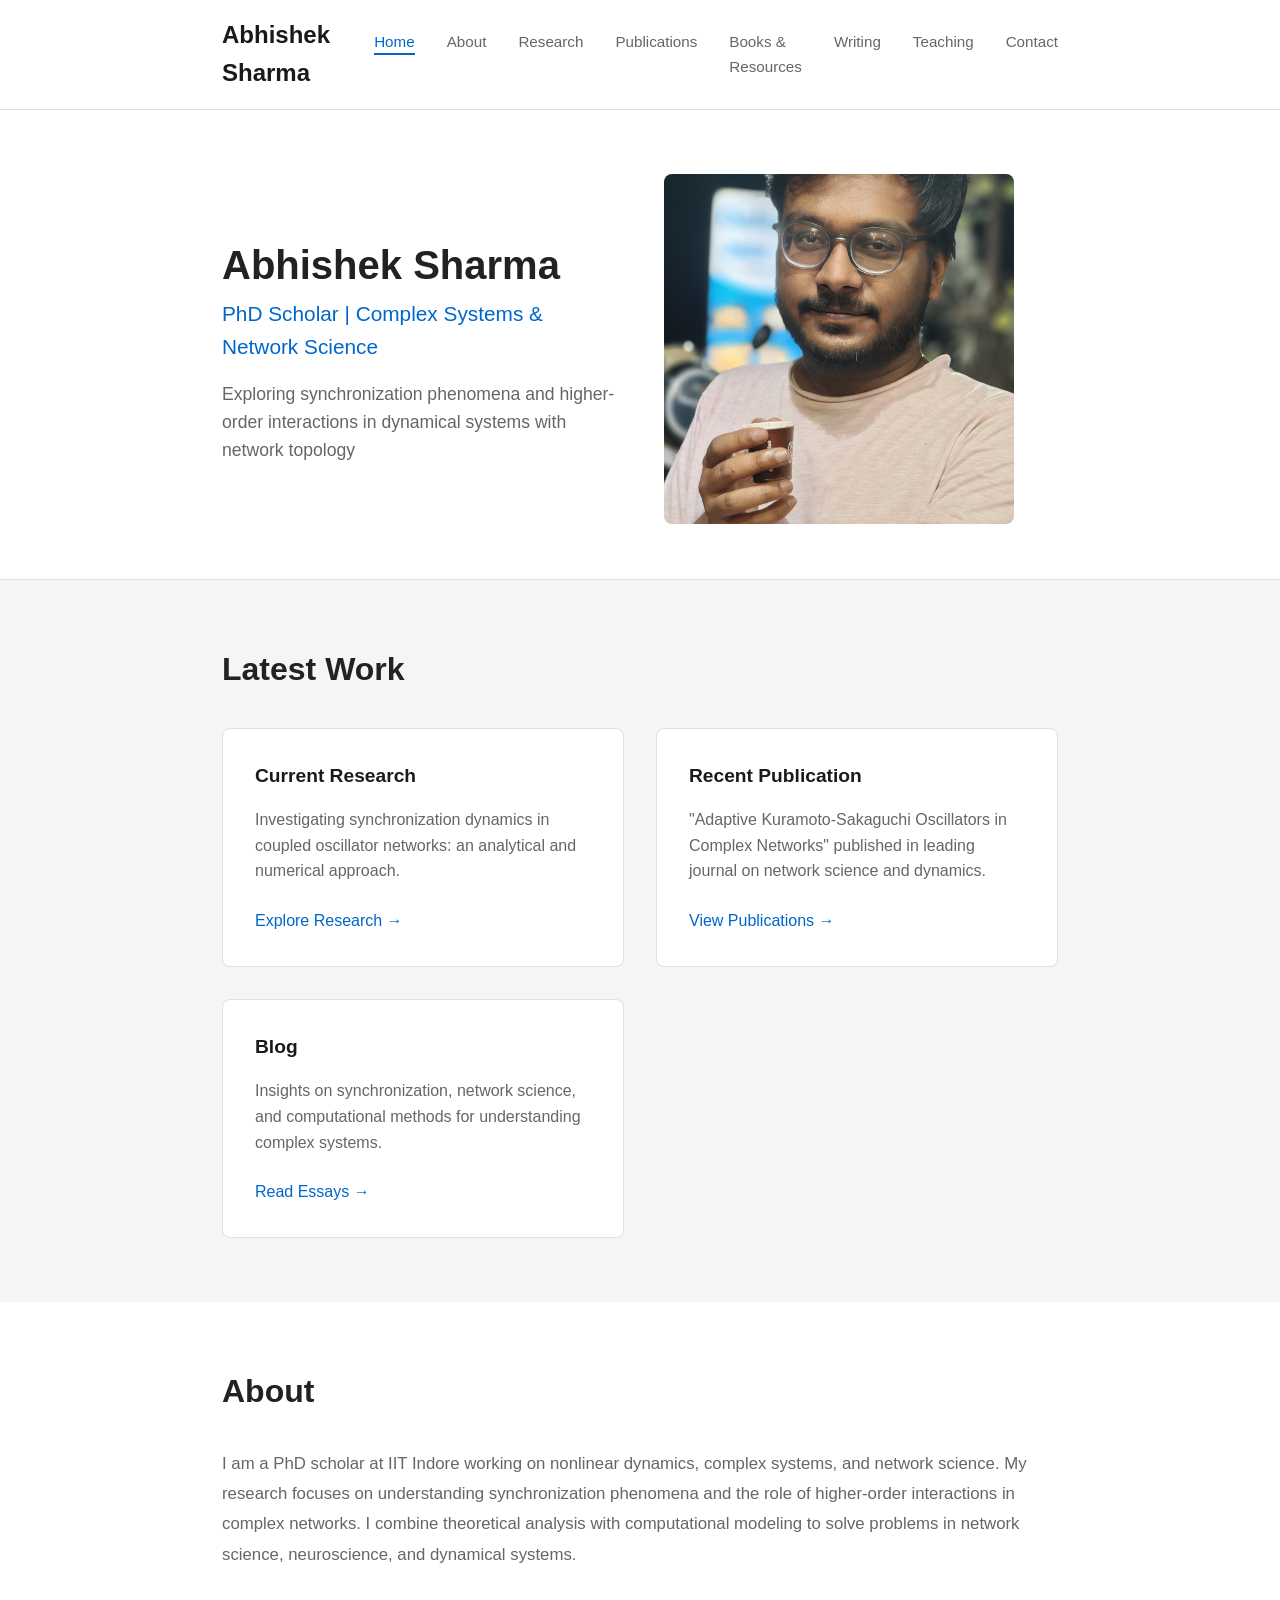
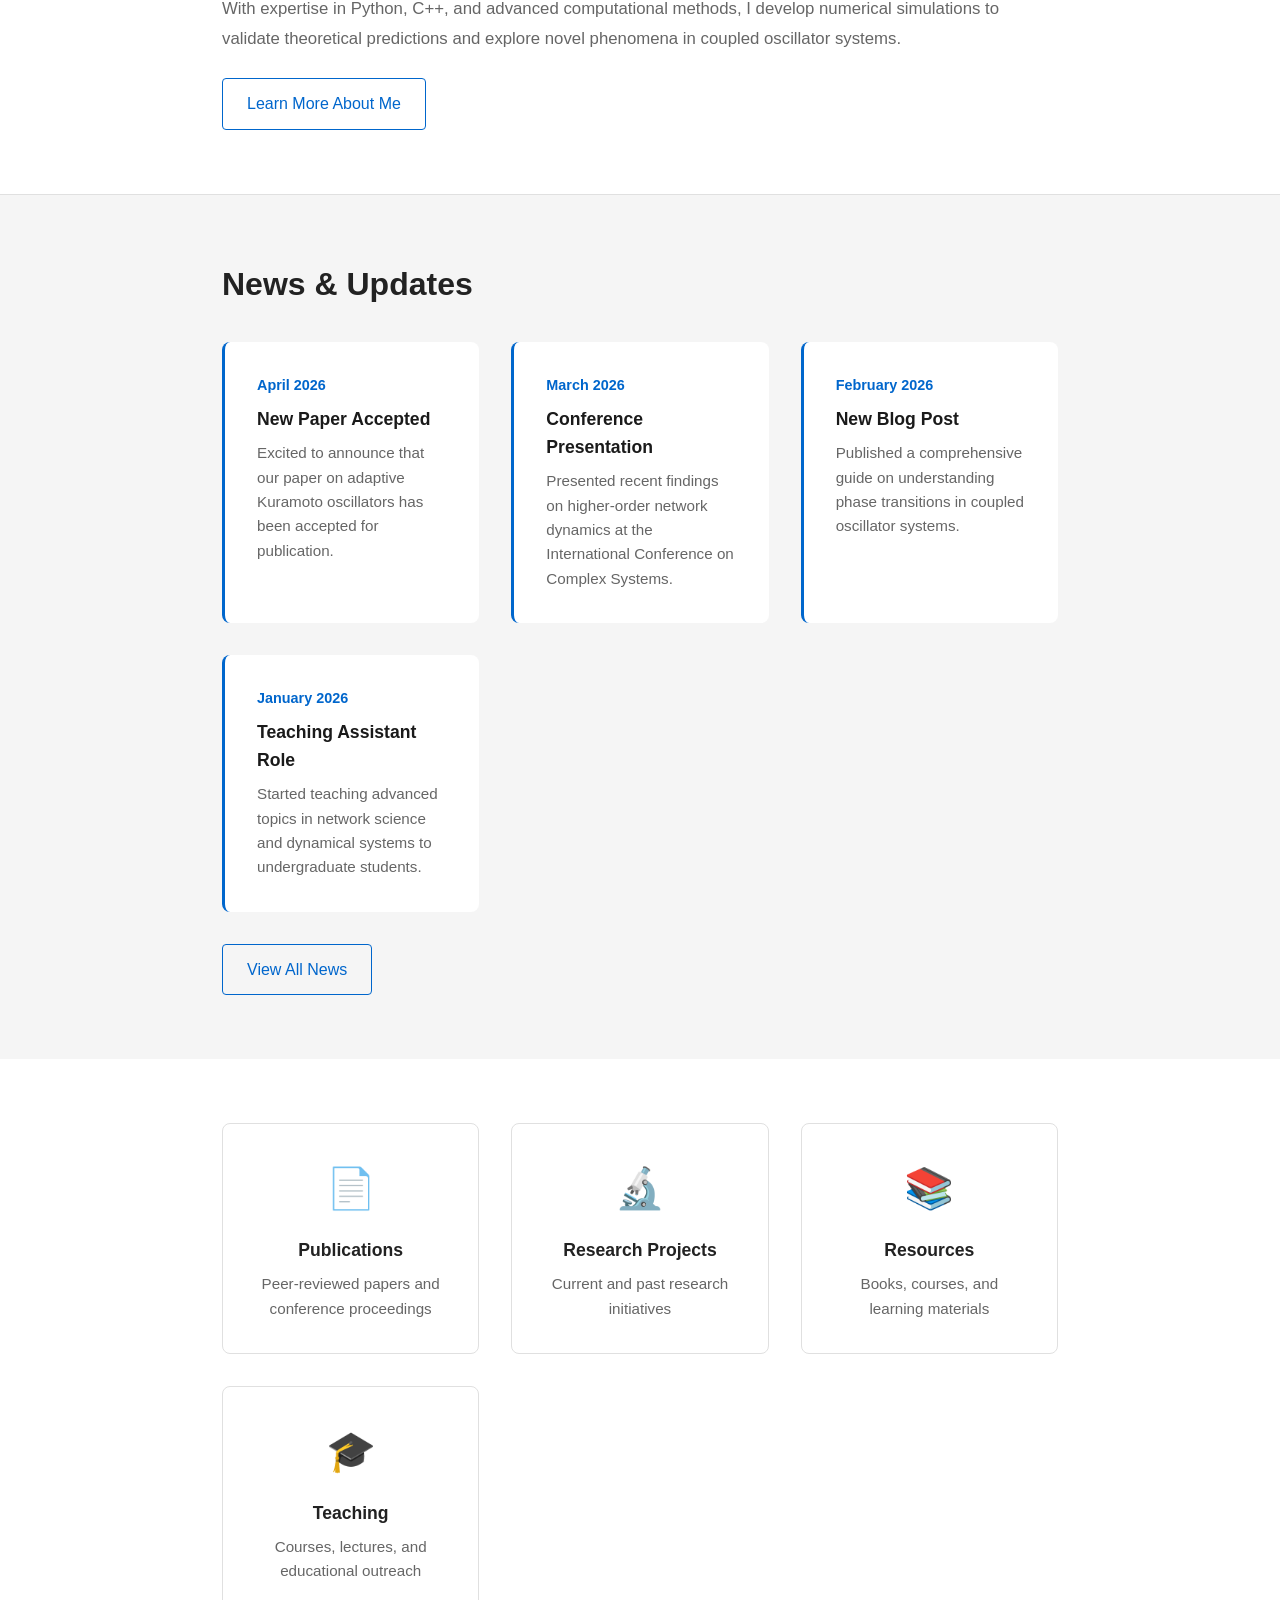
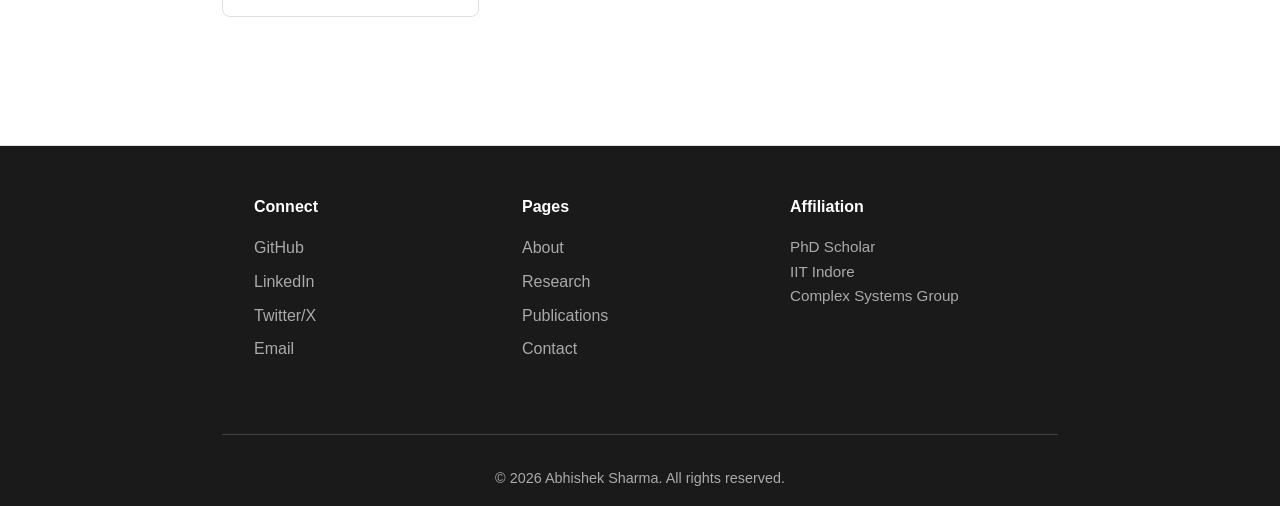
<file: index.html>
<!DOCTYPE html>
<html lang="en">
<head>
    <meta charset="UTF-8">
    <meta name="viewport" content="width=device-width, initial-scale=1.0">
    <title>Abhishek Sharma - PhD Scholar in Complex Systems</title>
    <link rel="stylesheet" href="styles.css">
</head>
<body>

<!-- Navigation -->
<nav class="navbar">
    <div class="nav-wrapper">
        <div class="nav-brand">
            <a href="index.html">Abhishek Sharma</a>
        </div>
        <ul class="nav-menu">
            <li><a href="index.html" class="active">Home</a></li>
            <li><a href="about.html">About</a></li>
            <li><a href="research.html">Research</a></li>
            <li><a href="publications.html">Publications</a></li>
            <li><a href="books.html">Books & Resources</a></li>
            <li><a href="writing.html">Writing</a></li>
            <li><a href="teaching.html">Teaching</a></li>
            <li><a href="contact.html">Contact</a></li>
        </ul>
    </div>
</nav>

<!-- Hero Section -->
<header class="hero">
    <div class="hero-content">
        <div class="hero-text">
            <h1>Abhishek Sharma</h1>
            <p class="subtitle">PhD Scholar | Complex Systems & Network Science</p>
            <p class="tagline">Exploring synchronization phenomena and higher-order interactions in dynamical systems with network topology</p>
        </div>
        <div class="hero-image">
            <img src="profile.jpeg" alt="Abhishek Sharma" class="profile-pic">
        </div>
    </div>
</header>

<!-- Featured Section -->
<section class="featured">
    <div class="container">
        <h2>Latest Work</h2>
        
        <div class="featured-grid">
            <div class="featured-item">
                <h3>Current Research</h3>
                <p>
                    Investigating synchronization dynamics in coupled oscillator networks: an analytical and numerical approach.
                </p>
                <a href="research.html" class="link-arrow">Explore Research →</a>
            </div>
            
            <div class="featured-item">
                <h3>Recent Publication</h3>
                <p>
                    "Adaptive Kuramoto-Sakaguchi Oscillators in Complex Networks" 
                    published in leading journal on network science and dynamics.
                </p>
                <a href="publications.html" class="link-arrow">View Publications →</a>
            </div>

            <div class="featured-item">
                <h3>Blog</h3>
                <p>
                    Insights on synchronization, network science, and computational methods 
                    for understanding complex systems.
                </p>
                <a href="writing.html" class="link-arrow">Read Essays →</a>
            </div>
        </div>
    </div>
</section>

<!-- About Preview -->
<section class="about-preview">
    <div class="container">
        <h2>About</h2>
        <p>
            I am a PhD scholar at IIT Indore working on nonlinear dynamics, complex systems, and network science. 
            My research focuses on understanding synchronization phenomena and the role of higher-order interactions 
            in complex networks. I combine theoretical analysis with computational modeling to solve problems in 
            network science, neuroscience, and dynamical systems.
        </p>
        <p>
            With expertise in Python, C++, and advanced computational methods, I develop numerical simulations 
            to validate theoretical predictions and explore novel phenomena in coupled oscillator systems.
        </p>
        <a href="about.html" class="btn-outline">Learn More About Me</a>
    </div>
</section>

<!-- News & Updates -->
<section class="news">
    <div class="container">
        <h2>News & Updates</h2>
        
        <div class="news-grid">
            <article class="news-item">
                <time datetime="2026-04">April 2026</time>
                <h3>New Paper Accepted</h3>
                <p>Excited to announce that our paper on adaptive Kuramoto oscillators has been accepted for publication.</p>
            </article>

            <article class="news-item">
                <time datetime="2026-03">March 2026</time>
                <h3>Conference Presentation</h3>
                <p>Presented recent findings on higher-order network dynamics at the International Conference on Complex Systems.</p>
            </article>

            <article class="news-item">
                <time datetime="2026-02">February 2026</time>
                <h3>New Blog Post</h3>
                <p>Published a comprehensive guide on understanding phase transitions in coupled oscillator systems.</p>
            </article>

            <article class="news-item">
                <time datetime="2026-01">January 2026</time>
                <h3>Teaching Assistant Role</h3>
                <p>Started teaching advanced topics in network science and dynamical systems to undergraduate students.</p>
            </article>
        </div>

        <a href="writing.html" class="btn-outline">View All News</a>
    </div>
</section>

<!-- Quick Links -->
<section class="quick-links">
    <div class="container">
        <div class="links-grid">
            <a href="publications.html" class="link-card">
                <span class="icon">📄</span>
                <h3>Publications</h3>
                <p>Peer-reviewed papers and conference proceedings</p>
            </a>
            <a href="research.html" class="link-card">
                <span class="icon">🔬</span>
                <h3>Research Projects</h3>
                <p>Current and past research initiatives</p>
            </a>
            <a href="books.html" class="link-card">
                <span class="icon">📚</span>
                <h3>Resources</h3>
                <p>Books, courses, and learning materials</p>
            </a>
            <a href="teaching.html" class="link-card">
                <span class="icon">🎓</span>
                <h3>Teaching</h3>
                <p>Courses, lectures, and educational outreach</p>
            </a>
        </div>
    </div>
</section>

<!-- Footer -->
<footer class="footer">
    <div class="container">
        <div class="footer-content">
            <div class="footer-section">
                <h4>Connect</h4>
                <ul>
                    <li><a href="https://github.com/AB4121" target="_blank">GitHub</a></li>
                    <li><a href="https://linkedin.com" target="_blank">LinkedIn</a></li>
                    <li><a href="https://twitter.com" target="_blank">Twitter/X</a></li>
                    <li><a href="mailto:abhishek1intel@gmail.com">Email</a></li>
                </ul>
            </div>
            <div class="footer-section">
                <h4>Pages</h4>
                <ul>
                    <li><a href="about.html">About</a></li>
                    <li><a href="research.html">Research</a></li>
                    <li><a href="publications.html">Publications</a></li>
                    <li><a href="contact.html">Contact</a></li>
                </ul>
            </div>
            <div class="footer-section">
                <h4>Affiliation</h4>
                <p>PhD Scholar<br>IIT Indore<br>Complex Systems Group</p>
            </div>
        </div>
        <div class="footer-bottom">
            <p>&copy; 2026 Abhishek Sharma. All rights reserved.</p>
        </div>
    </div>
</footer>

<script src="script.js"></script>
</body>
</html>
</file>
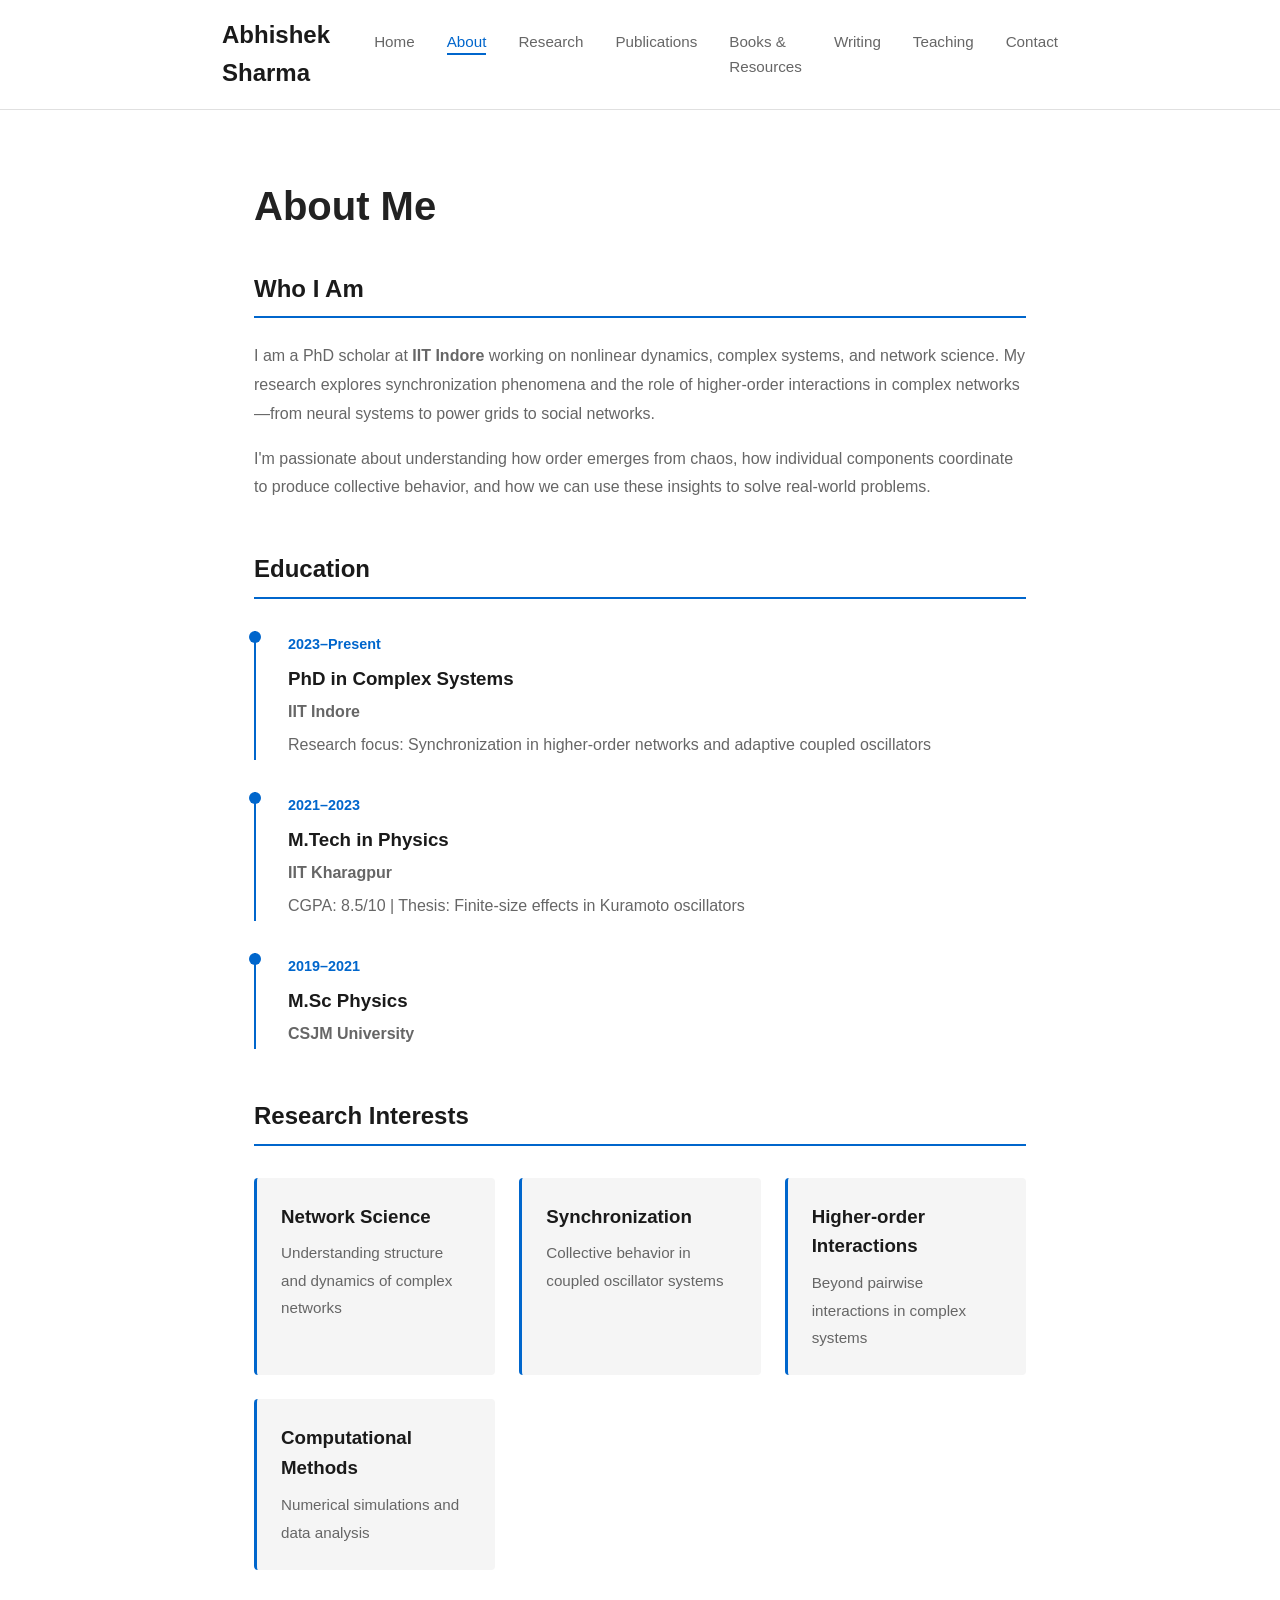
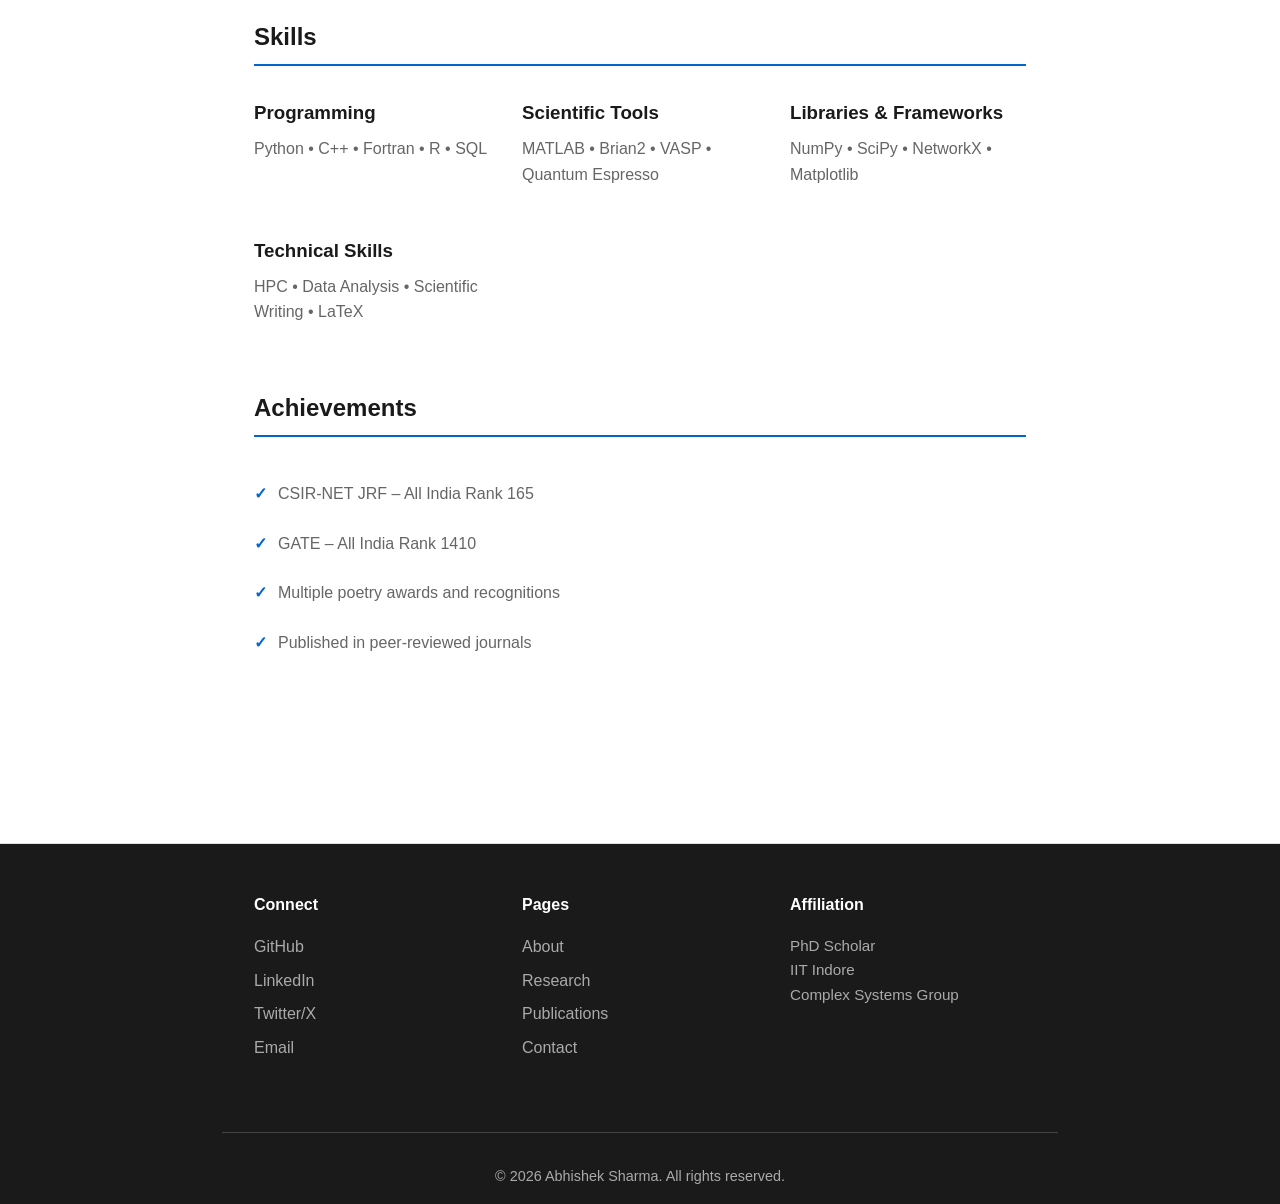
<file: about.html>
<!DOCTYPE html>
<html lang="en">
<head>
    <meta charset="UTF-8">
    <meta name="viewport" content="width=device-width, initial-scale=1.0">
    <title>About - Abhishek Sharma</title>
    <link rel="stylesheet" href="styles.css">
</head>
<body>

<nav class="navbar">
    <div class="nav-wrapper">
        <div class="nav-brand">
            <a href="index.html">Abhishek Sharma</a>
        </div>
        <ul class="nav-menu">
            <li><a href="index.html">Home</a></li>
            <li><a href="about.html" class="active">About</a></li>
            <li><a href="research.html">Research</a></li>
            <li><a href="publications.html">Publications</a></li>
            <li><a href="books.html">Books & Resources</a></li>
            <li><a href="writing.html">Writing</a></li>
            <li><a href="teaching.html">Teaching</a></li>
            <li><a href="contact.html">Contact</a></li>
        </ul>
    </div>
</nav>

<main>
    <article class="page-content">
        <div class="container">
            <h1>About Me</h1>

            <section class="about-section">
                <h2>Who I Am</h2>
                <p>
                    I am a PhD scholar at <strong>IIT Indore</strong> working on nonlinear dynamics, 
                    complex systems, and network science. My research explores synchronization phenomena 
                    and the role of higher-order interactions in complex networks—from neural systems 
                    to power grids to social networks.
                </p>
                <p>
                    I'm passionate about understanding how order emerges from chaos, how individual 
                    components coordinate to produce collective behavior, and how we can use these insights 
                    to solve real-world problems.
                </p>
            </section>

            <section class="about-section">
                <h2>Education</h2>
                <div class="timeline">
                    <div class="timeline-item">
                        <span class="year">2023–Present</span>
                        <h3>PhD in Complex Systems</h3>
                        <p><strong>IIT Indore</strong></p>
                        <p>Research focus: Synchronization in higher-order networks and adaptive coupled oscillators</p>
                    </div>
                    <div class="timeline-item">
                        <span class="year">2021–2023</span>
                        <h3>M.Tech in Physics</h3>
                        <p><strong>IIT Kharagpur</strong></p>
                        <p>CGPA: 8.5/10 | Thesis: Finite-size effects in Kuramoto oscillators</p>
                    </div>
                    <div class="timeline-item">
                        <span class="year">2019–2021</span>
                        <h3>M.Sc Physics</h3>
                        <p><strong>CSJM University</strong></p>
                    </div>
                </div>
            </section>

            <section class="about-section">
                <h2>Research Interests</h2>
                <div class="interests-grid">
                    <div class="interest-box">
                        <h3>Network Science</h3>
                        <p>Understanding structure and dynamics of complex networks</p>
                    </div>
                    <div class="interest-box">
                        <h3>Synchronization</h3>
                        <p>Collective behavior in coupled oscillator systems</p>
                    </div>
                    <div class="interest-box">
                        <h3>Higher-order Interactions</h3>
                        <p>Beyond pairwise interactions in complex systems</p>
                    </div>
                    <div class="interest-box">
                        <h3>Computational Methods</h3>
                        <p>Numerical simulations and data analysis</p>
                    </div>
                </div>
            </section>

            <section class="about-section">
                <h2>Skills</h2>
                <div class="skills-section">
                    <div class="skill-category">
                        <h3>Programming</h3>
                        <p>Python • C++ • Fortran • R • SQL</p>
                    </div>
                    <div class="skill-category">
                        <h3>Scientific Tools</h3>
                        <p>MATLAB • Brian2 • VASP • Quantum Espresso</p>
                    </div>
                    <div class="skill-category">
                        <h3>Libraries & Frameworks</h3>
                        <p>NumPy • SciPy • NetworkX • Matplotlib</p>
                    </div>
                    <div class="skill-category">
                        <h3>Technical Skills</h3>
                        <p>HPC • Data Analysis • Scientific Writing • LaTeX</p>
                    </div>
                </div>
            </section>

            <section class="about-section">
                <h2>Achievements</h2>
                <ul class="achievements-list">
                    <li>CSIR-NET JRF – All India Rank 165</li>
                    <li>GATE – All India Rank 1410</li>
                    <li>Multiple poetry awards and recognitions</li>
                    <li>Published in peer-reviewed journals</li>
                </ul>
            </section>
        </div>
    </article>
</main>

<footer class="footer">
    <div class="container">
        <div class="footer-content">
            <div class="footer-section">
                <h4>Connect</h4>
                <ul>
                    <li><a href="https://github.com/AB4121" target="_blank">GitHub</a></li>
                    <li><a href="https://linkedin.com" target="_blank">LinkedIn</a></li>
                    <li><a href="https://twitter.com" target="_blank">Twitter/X</a></li>
                    <li><a href="mailto:abhishek1intel@gmail.com">Email</a></li>
                </ul>
            </div>
            <div class="footer-section">
                <h4>Pages</h4>
                <ul>
                    <li><a href="about.html">About</a></li>
                    <li><a href="research.html">Research</a></li>
                    <li><a href="publications.html">Publications</a></li>
                    <li><a href="contact.html">Contact</a></li>
                </ul>
            </div>
            <div class="footer-section">
                <h4>Affiliation</h4>
                <p>PhD Scholar<br>IIT Indore<br>Complex Systems Group</p>
            </div>
        </div>
        <div class="footer-bottom">
            <p>&copy; 2026 Abhishek Sharma. All rights reserved.</p>
        </div>
    </div>
</footer>

<style>
    .page-content {
        max-width: 900px;
        margin: 0 auto;
        padding: 4rem 2rem;
    }

    .page-content h1 {
        font-size: 2.5rem;
        margin-bottom: 2rem;
    }

    .about-section {
        margin-bottom: 3rem;
    }

    .about-section h2 {
        font-size: 1.5rem;
        margin-bottom: 1.5rem;
        color: var(--primary);
        border-bottom: 2px solid var(--accent);
        padding-bottom: 0.5rem;
    }

    .about-section p {
        color: var(--text-light);
        margin-bottom: 1rem;
        line-height: 1.8;
        font-size: 1rem;
    }

    .timeline {
        margin: 2rem 0;
    }

    .timeline-item {
        margin-bottom: 2rem;
        padding-left: 2rem;
        border-left: 2px solid var(--accent);
        position: relative;
    }

    .timeline-item::before {
        content: '';
        position: absolute;
        left: -7px;
        top: 0;
        width: 12px;
        height: 12px;
        background: var(--accent);
        border-radius: 50%;
    }

    .timeline-item .year {
        color: var(--accent);
        font-weight: 600;
        font-size: 0.9rem;
    }

    .timeline-item h3 {
        margin-top: 0.5rem;
        margin-bottom: 0.25rem;
        color: var(--primary);
    }

    .timeline-item p {
        color: var(--text-light);
        margin: 0.25rem 0;
    }

    .interests-grid {
        display: grid;
        grid-template-columns: repeat(auto-fit, minmax(220px, 1fr));
        gap: 1.5rem;
        margin: 2rem 0;
    }

    .interest-box {
        padding: 1.5rem;
        background: var(--light-bg);
        border-left: 3px solid var(--accent);
        border-radius: 4px;
    }

    .interest-box h3 {
        color: var(--primary);
        margin-bottom: 0.5rem;
    }

    .interest-box p {
        color: var(--text-light);
        font-size: 0.95rem;
        margin: 0;
    }

    .skills-section {
        display: grid;
        grid-template-columns: repeat(auto-fit, minmax(200px, 1fr));
        gap: 2rem;
        margin: 2rem 0;
    }

    .skill-category h3 {
        color: var(--primary);
        margin-bottom: 0.5rem;
    }

    .skill-category p {
        color: var(--text-light);
        line-height: 1.6;
    }

    .achievements-list {
        list-style: none;
        margin: 2rem 0;
    }

    .achievements-list li {
        padding: 0.75rem 0;
        padding-left: 1.5rem;
        position: relative;
        color: var(--text-light);
    }

    .achievements-list li::before {
        content: '✓';
        position: absolute;
        left: 0;
        color: var(--accent);
        font-weight: bold;
    }
</style>

<script src="script.js"></script>
</body>
</html>
</file>
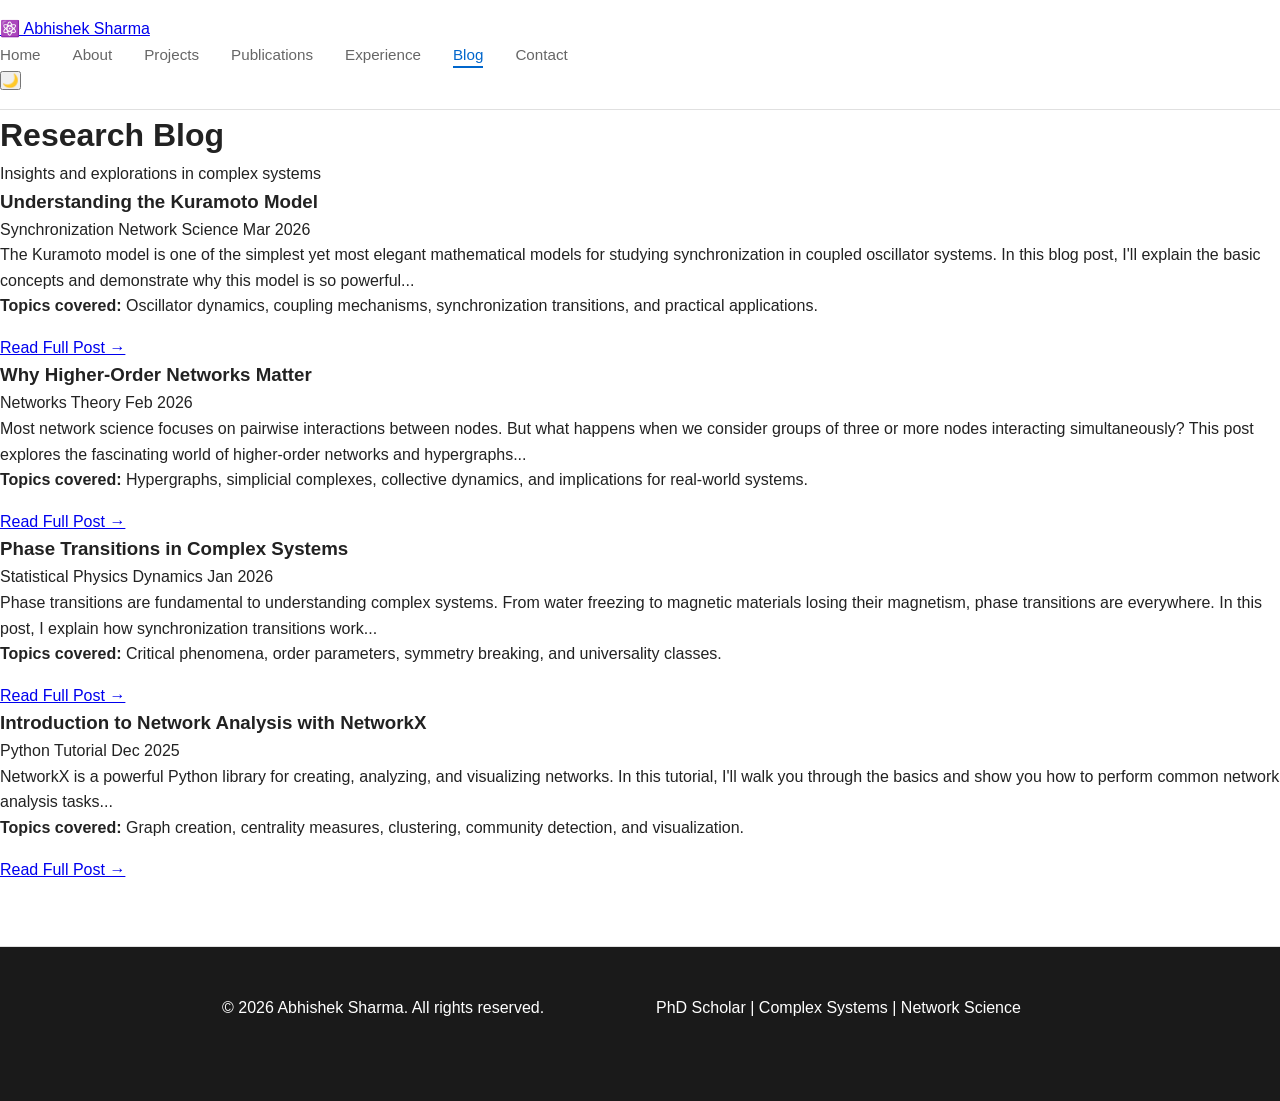
<file: blog.html>
<!DOCTYPE html>
<html lang="en">
<head>
  <meta charset="UTF-8">
  <meta name="viewport" content="width=device-width, initial-scale=1.0">
  <title>Blog - Abhishek Sharma</title>
  <link rel="stylesheet" href="styles.css">
</head>
<body>

<nav class="navbar">
  <div class="nav-container">
    <div class="nav-logo">
      <a href="index.html"><span class="logo-icon">⚛️</span> Abhishek Sharma</a>
    </div>
    <ul class="nav-menu">
      <li><a href="index.html">Home</a></li>
      <li><a href="about.html">About</a></li>
      <li><a href="projects.html">Projects</a></li>
      <li><a href="publications.html">Publications</a></li>
      <li><a href="experience.html">Experience</a></li>
      <li><a href="blog.html" class="active">Blog</a></li>
      <li><a href="contact.html">Contact</a></li>
    </ul>
    <div class="nav-toggle">
      <button class="theme-toggle" onclick="toggleDark()">🌙</button>
      <div class="hamburger">
        <span></span>
        <span></span>
        <span></span>
      </div>
    </div>
  </div>
</nav>

<div class="page-content">
  <div class="page-header">
    <h1>Research Blog</h1>
    <p>Insights and explorations in complex systems</p>
  </div>

  <div class="content-container">
    <!-- Blog Post 1 -->
    <div class="card">
      <h3>Understanding the Kuramoto Model</h3>
      <div class="card-meta">
        <span class="badge">Synchronization</span>
        <span class="badge">Network Science</span>
        <span>Mar 2026</span>
      </div>
      <p>
        The Kuramoto model is one of the simplest yet most elegant mathematical models for studying 
        synchronization in coupled oscillator systems. In this blog post, I'll explain the basic 
        concepts and demonstrate why this model is so powerful...
      </p>
      <p>
        <strong>Topics covered:</strong> Oscillator dynamics, coupling mechanisms, synchronization 
        transitions, and practical applications.
      </p>
      <a href="#" class="btn btn-secondary" style="display: inline-block; margin-top: 1rem;">Read Full Post →</a>
    </div>

    <!-- Blog Post 2 -->
    <div class="card">
      <h3>Why Higher-Order Networks Matter</h3>
      <div class="card-meta">
        <span class="badge">Networks</span>
        <span class="badge">Theory</span>
        <span>Feb 2026</span>
      </div>
      <p>
        Most network science focuses on pairwise interactions between nodes. But what happens when we 
        consider groups of three or more nodes interacting simultaneously? This post explores the 
        fascinating world of higher-order networks and hypergraphs...
      </p>
      <p>
        <strong>Topics covered:</strong> Hypergraphs, simplicial complexes, collective dynamics, 
        and implications for real-world systems.
      </p>
      <a href="#" class="btn btn-secondary" style="display: inline-block; margin-top: 1rem;">Read Full Post →</a>
    </div>

    <!-- Blog Post 3 -->
    <div class="card">
      <h3>Phase Transitions in Complex Systems</h3>
      <div class="card-meta">
        <span class="badge">Statistical Physics</span>
        <span class="badge">Dynamics</span>
        <span>Jan 2026</span>
      </div>
      <p>
        Phase transitions are fundamental to understanding complex systems. From water freezing to 
        magnetic materials losing their magnetism, phase transitions are everywhere. In this post, 
        I explain how synchronization transitions work...
      </p>
      <p>
        <strong>Topics covered:</strong> Critical phenomena, order parameters, symmetry breaking, 
        and universality classes.
      </p>
      <a href="#" class="btn btn-secondary" style="display: inline-block; margin-top: 1rem;">Read Full Post →</a>
    </div>

    <!-- Blog Post 4 -->
    <div class="card">
      <h3>Introduction to Network Analysis with NetworkX</h3>
      <div class="card-meta">
        <span class="badge">Python</span>
        <span class="badge">Tutorial</span>
        <span>Dec 2025</span>
      </div>
      <p>
        NetworkX is a powerful Python library for creating, analyzing, and visualizing networks. 
        In this tutorial, I'll walk you through the basics and show you how to perform common 
        network analysis tasks...
      </p>
      <p>
        <strong>Topics covered:</strong> Graph creation, centrality measures, clustering, 
        community detection, and visualization.
      </p>
      <a href="#" class="btn btn-secondary" style="display: inline-block; margin-top: 1rem;">Read Full Post →</a>
    </div>
  </div>
</div>

<footer class="footer">
  <div class="footer-content">
    <p>&copy; 2026 Abhishek Sharma. All rights reserved.</p>
    <p>PhD Scholar | Complex Systems | Network Science</p>
  </div>
</footer>

<script src="script.js"></script>
</body>
</html>
</file>
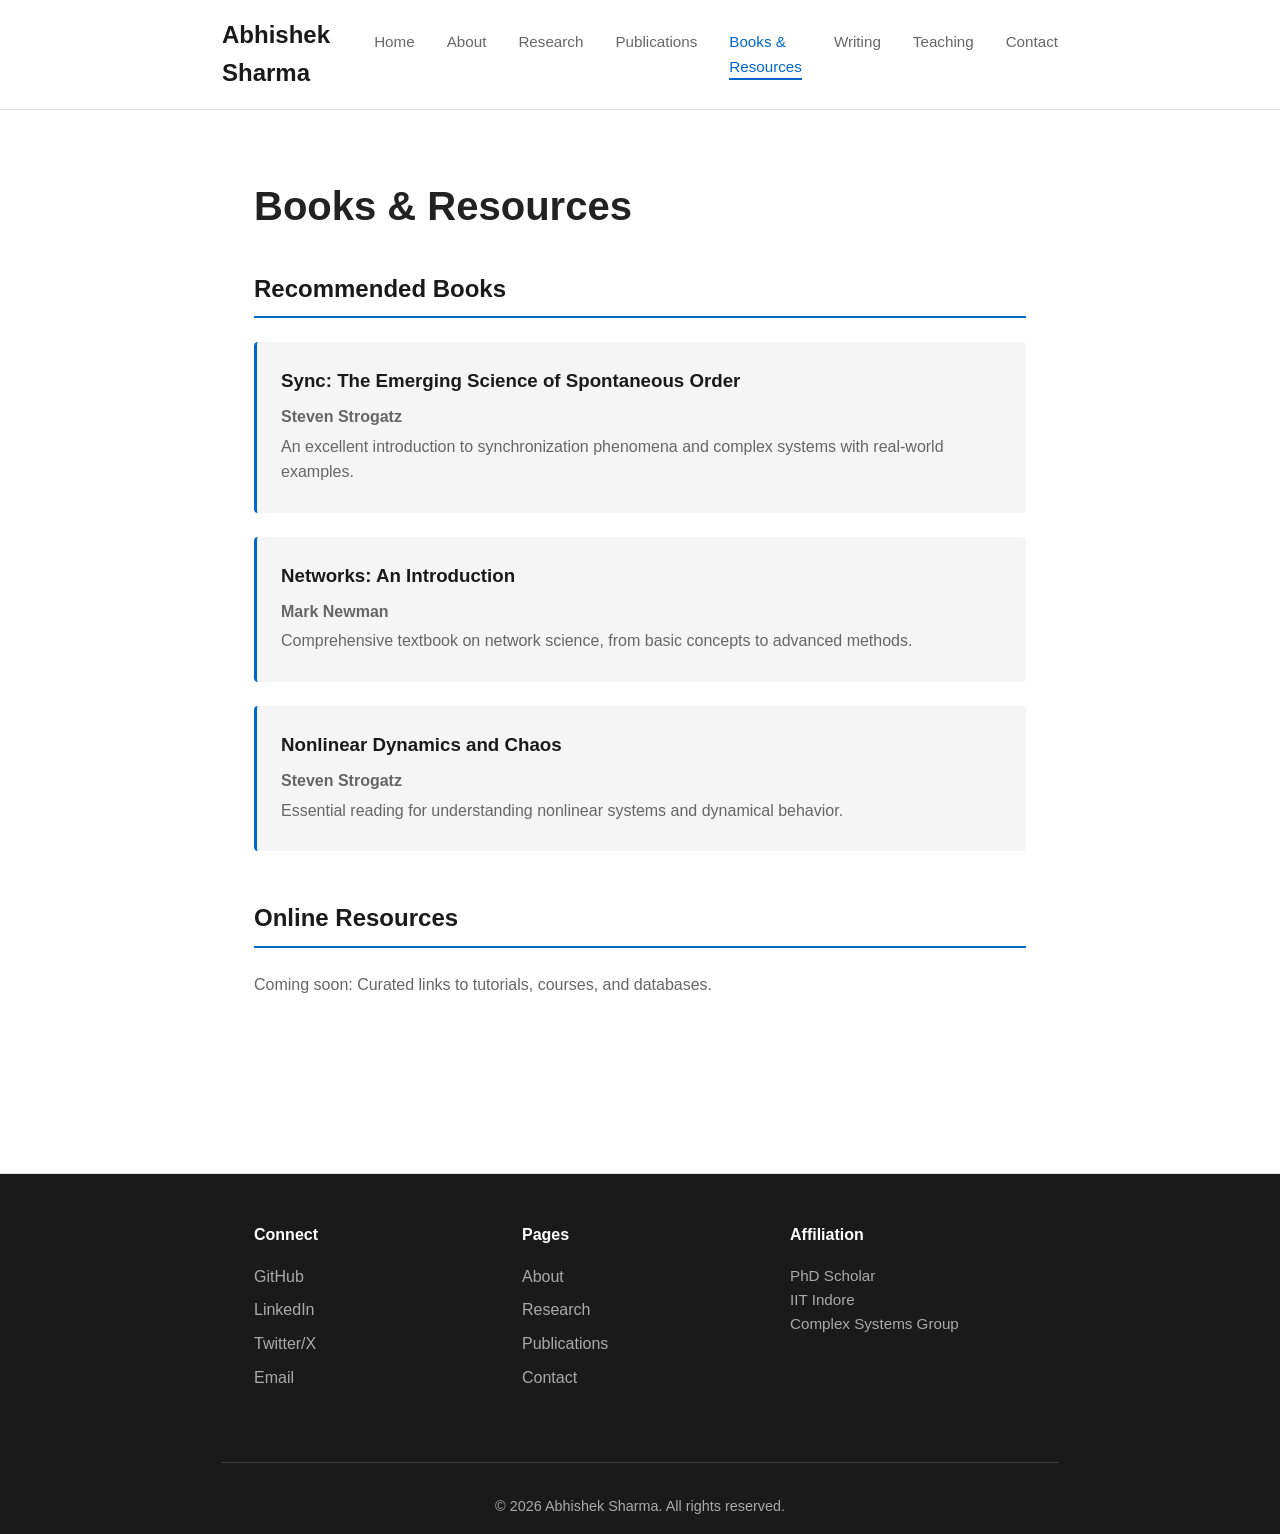
<file: books.html>
<!DOCTYPE html>
<html lang="en">
<head>
    <meta charset="UTF-8">
    <meta name="viewport" content="width=device-width, initial-scale=1.0">
    <title>Books & Resources - Abhishek Sharma</title>
    <link rel="stylesheet" href="styles.css">
</head>
<body>

<nav class="navbar">
    <div class="nav-wrapper">
        <div class="nav-brand">
            <a href="index.html">Abhishek Sharma</a>
        </div>
        <ul class="nav-menu">
            <li><a href="index.html">Home</a></li>
            <li><a href="about.html">About</a></li>
            <li><a href="research.html">Research</a></li>
            <li><a href="publications.html">Publications</a></li>
            <li><a href="books.html" class="active">Books & Resources</a></li>
            <li><a href="writing.html">Writing</a></li>
            <li><a href="teaching.html">Teaching</a></li>
            <li><a href="contact.html">Contact</a></li>
        </ul>
    </div>
</nav>

<main>
    <article class="page-content">
        <div class="container">
            <h1>Books & Resources</h1>

            <section class="resources-section">
                <h2>Recommended Books</h2>
                <div class="resource-item">
                    <h3>Sync: The Emerging Science of Spontaneous Order</h3>
                    <p><strong>Steven Strogatz</strong></p>
                    <p>An excellent introduction to synchronization phenomena and complex systems with real-world examples.</p>
                </div>

                <div class="resource-item">
                    <h3>Networks: An Introduction</h3>
                    <p><strong>Mark Newman</strong></p>
                    <p>Comprehensive textbook on network science, from basic concepts to advanced methods.</p>
                </div>

                <div class="resource-item">
                    <h3>Nonlinear Dynamics and Chaos</h3>
                    <p><strong>Steven Strogatz</strong></p>
                    <p>Essential reading for understanding nonlinear systems and dynamical behavior.</p>
                </div>
            </section>

            <section class="resources-section">
                <h2>Online Resources</h2>
                <p>Coming soon: Curated links to tutorials, courses, and databases.</p>
            </section>
        </div>
    </article>
</main>

<footer class="footer">
    <div class="container">
        <div class="footer-content">
            <div class="footer-section">
                <h4>Connect</h4>
                <ul>
                    <li><a href="https://github.com/AB4121" target="_blank">GitHub</a></li>
                    <li><a href="https://linkedin.com" target="_blank">LinkedIn</a></li>
                    <li><a href="https://twitter.com" target="_blank">Twitter/X</a></li>
                    <li><a href="mailto:abhishek1intel@gmail.com">Email</a></li>
                </ul>
            </div>
            <div class="footer-section">
                <h4>Pages</h4>
                <ul>
                    <li><a href="about.html">About</a></li>
                    <li><a href="research.html">Research</a></li>
                    <li><a href="publications.html">Publications</a></li>
                    <li><a href="contact.html">Contact</a></li>
                </ul>
            </div>
            <div class="footer-section">
                <h4>Affiliation</h4>
                <p>PhD Scholar<br>IIT Indore<br>Complex Systems Group</p>
            </div>
        </div>
        <div class="footer-bottom">
            <p>&copy; 2026 Abhishek Sharma. All rights reserved.</p>
        </div>
    </div>
</footer>

<style>
    .page-content {
        max-width: 900px;
        margin: 0 auto;
        padding: 4rem 2rem;
    }

    .page-content h1 {
        font-size: 2.5rem;
        margin-bottom: 2rem;
    }

    .resources-section {
        margin-bottom: 3rem;
    }

    .resources-section h2 {
        font-size: 1.5rem;
        margin-bottom: 1.5rem;
        color: var(--primary);
        border-bottom: 2px solid var(--accent);
        padding-bottom: 0.5rem;
    }

    .resource-item {
        padding: 1.5rem;
        background: var(--light-bg);
        border-left: 3px solid var(--accent);
        margin-bottom: 1.5rem;
        border-radius: 4px;
    }

    .resource-item h3 {
        color: var(--primary);
        margin-bottom: 0.5rem;
    }

    .resource-item p {
        color: var(--text-light);
        margin: 0.25rem 0;
    }

    .resources-section > p {
        color: var(--text-light);
    }
</style>

<script src="script.js"></script>
</body>
</html>
</file>
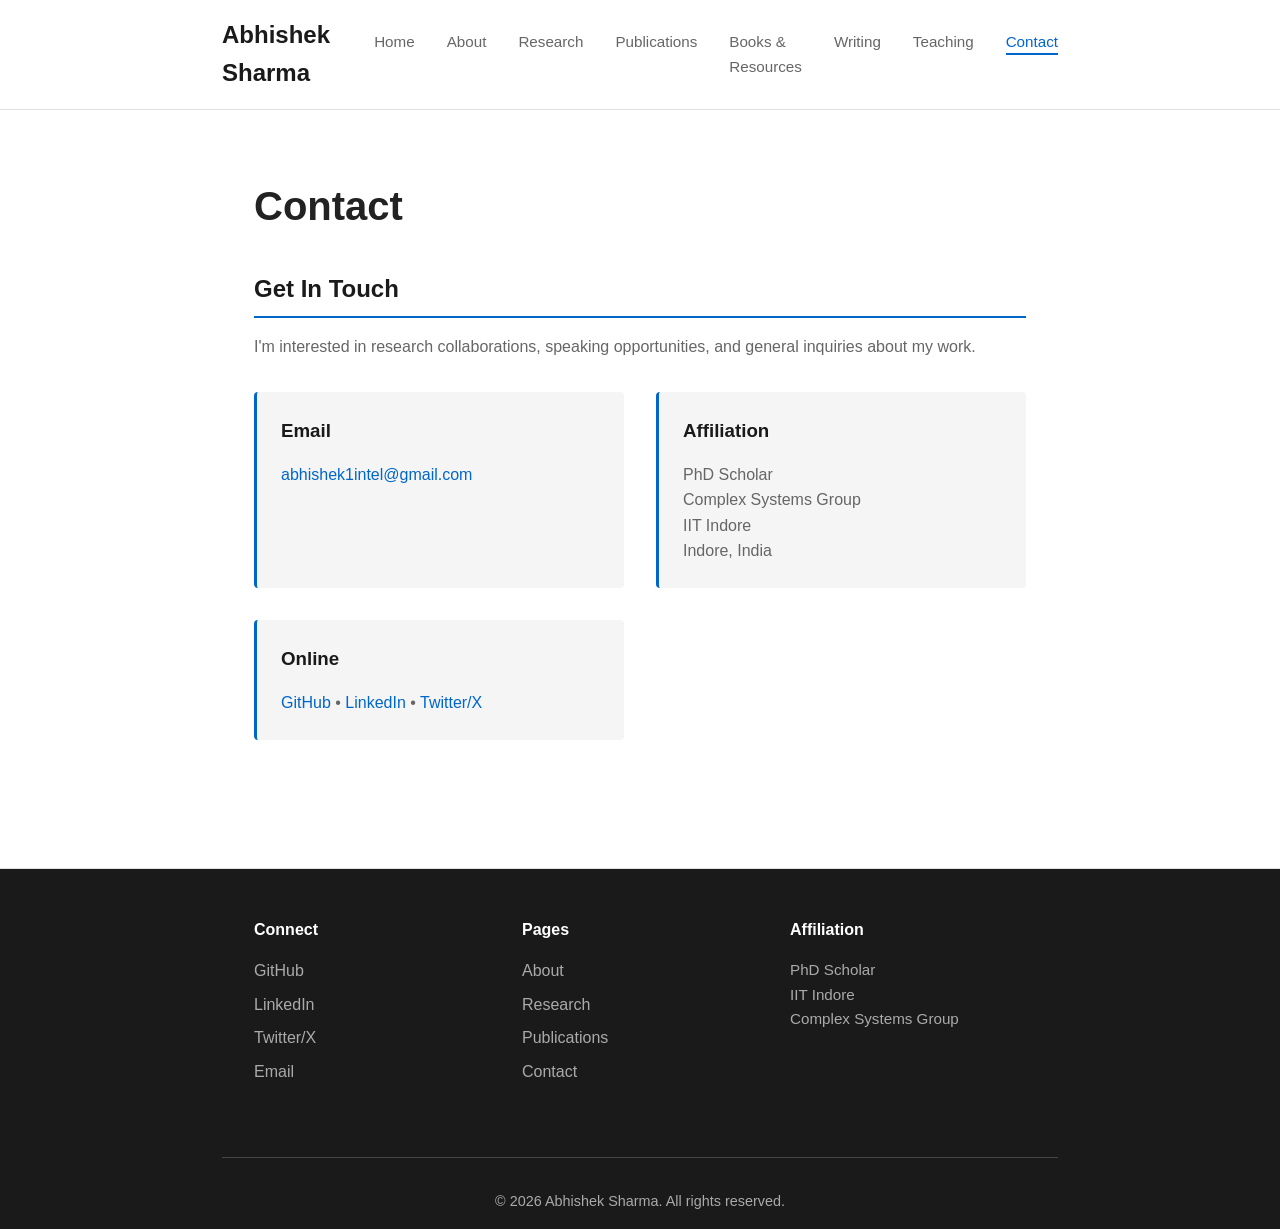
<file: contact.html>
<!DOCTYPE html>
<html lang="en">
<head>
    <meta charset="UTF-8">
    <meta name="viewport" content="width=device-width, initial-scale=1.0">
    <title>Contact - Abhishek Sharma</title>
    <link rel="stylesheet" href="styles.css">
</head>
<body>

<nav class="navbar">
    <div class="nav-wrapper">
        <div class="nav-brand">
            <a href="index.html">Abhishek Sharma</a>
        </div>
        <ul class="nav-menu">
            <li><a href="index.html">Home</a></li>
            <li><a href="about.html">About</a></li>
            <li><a href="research.html">Research</a></li>
            <li><a href="publications.html">Publications</a></li>
            <li><a href="books.html">Books & Resources</a></li>
            <li><a href="writing.html">Writing</a></li>
            <li><a href="teaching.html">Teaching</a></li>
            <li><a href="contact.html" class="active">Contact</a></li>
        </ul>
    </div>
</nav>

<main>
    <article class="page-content">
        <div class="container">
            <h1>Contact</h1>

            <section class="contact-section">
                <h2>Get In Touch</h2>
                <p>I'm interested in research collaborations, speaking opportunities, and general inquiries about my work.</p>

                <div class="contact-methods">
                    <div class="contact-method">
                        <h3>Email</h3>
                        <p><a href="mailto:abhishek1intel@gmail.com">abhishek1intel@gmail.com</a></p>
                    </div>

                    <div class="contact-method">
                        <h3>Affiliation</h3>
                        <p>
                            PhD Scholar<br>
                            Complex Systems Group<br>
                            IIT Indore<br>
                            Indore, India
                        </p>
                    </div>

                    <div class="contact-method">
                        <h3>Online</h3>
                        <p>
                            <a href="https://github.com/AB4121" target="_blank">GitHub</a> •
                            <a href="https://linkedin.com" target="_blank">LinkedIn</a> •
                            <a href="https://twitter.com" target="_blank">Twitter/X</a>
                        </p>
                    </div>
                </div>
            </section>
        </div>
    </article>
</main>

<footer class="footer">
    <div class="container">
        <div class="footer-content">
            <div class="footer-section">
                <h4>Connect</h4>
                <ul>
                    <li><a href="https://github.com/AB4121" target="_blank">GitHub</a></li>
                    <li><a href="https://linkedin.com" target="_blank">LinkedIn</a></li>
                    <li><a href="https://twitter.com" target="_blank">Twitter/X</a></li>
                    <li><a href="mailto:abhishek1intel@gmail.com">Email</a></li>
                </ul>
            </div>
            <div class="footer-section">
                <h4>Pages</h4>
                <ul>
                    <li><a href="about.html">About</a></li>
                    <li><a href="research.html">Research</a></li>
                    <li><a href="publications.html">Publications</a></li>
                    <li><a href="contact.html">Contact</a></li>
                </ul>
            </div>
            <div class="footer-section">
                <h4>Affiliation</h4>
                <p>PhD Scholar<br>IIT Indore<br>Complex Systems Group</p>
            </div>
        </div>
        <div class="footer-bottom">
            <p>&copy; 2026 Abhishek Sharma. All rights reserved.</p>
        </div>
    </div>
</footer>

<style>
    .page-content {
        max-width: 900px;
        margin: 0 auto;
        padding: 4rem 2rem;
    }

    .page-content h1 {
        font-size: 2.5rem;
        margin-bottom: 2rem;
    }

    .contact-section h2 {
        font-size: 1.5rem;
        margin-bottom: 1rem;
        color: var(--primary);
        border-bottom: 2px solid var(--accent);
        padding-bottom: 0.5rem;
    }

    .contact-section > p {
        color: var(--text-light);
        margin-bottom: 2rem;
        font-size: 1rem;
    }

    .contact-methods {
        display: grid;
        grid-template-columns: repeat(auto-fit, minmax(250px, 1fr));
        gap: 2rem;
    }

    .contact-method {
        padding: 1.5rem;
        background: var(--light-bg);
        border-left: 3px solid var(--accent);
        border-radius: 4px;
    }

    .contact-method h3 {
        color: var(--primary);
        margin-bottom: 1rem;
    }

    .contact-method p {
        color: var(--text-light);
        line-height: 1.6;
    }

    .contact-method a {
        color: var(--accent);
        text-decoration: none;
    }

    .contact-method a:hover {
        text-decoration: underline;
    }
</style>

<script src="script.js"></script>
</body>
</html>
</file>
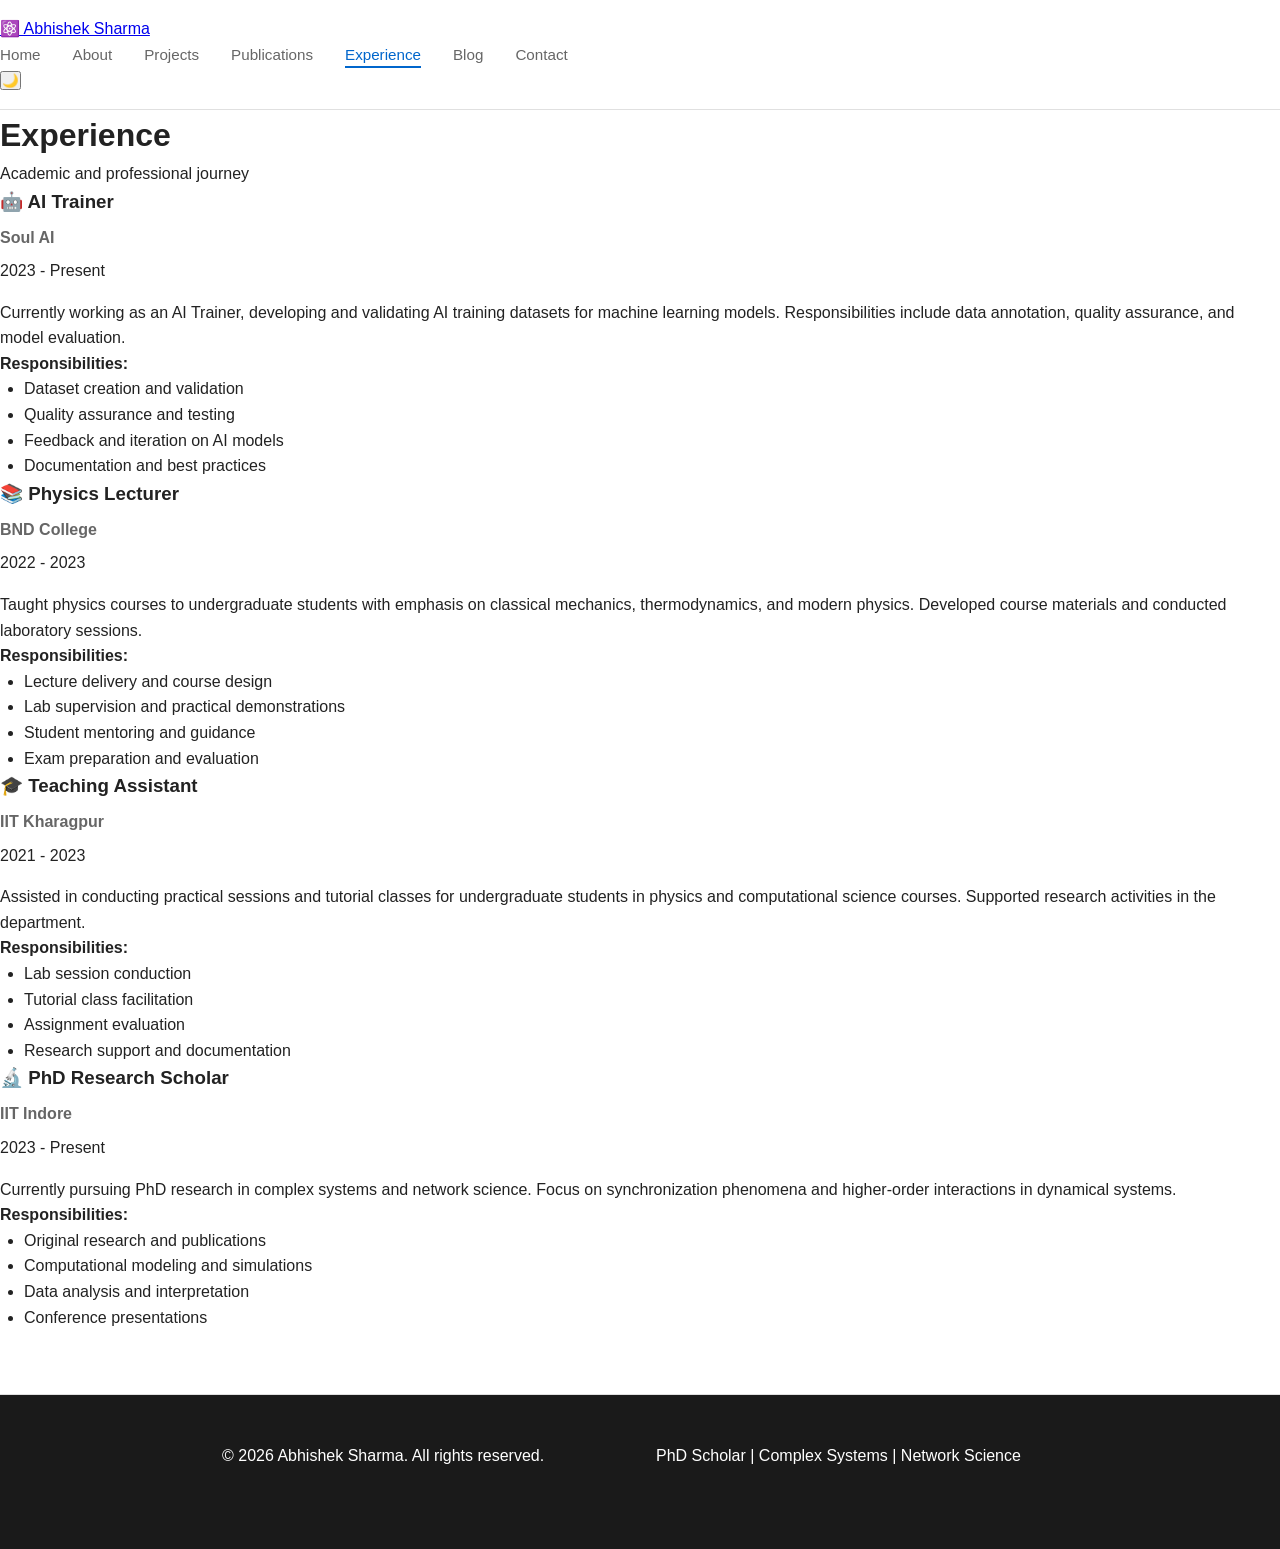
<file: experience.html>
<!DOCTYPE html>
<html lang="en">
<head>
  <meta charset="UTF-8">
  <meta name="viewport" content="width=device-width, initial-scale=1.0">
  <title>Experience - Abhishek Sharma</title>
  <link rel="stylesheet" href="styles.css">
</head>
<body>

<nav class="navbar">
  <div class="nav-container">
    <div class="nav-logo">
      <a href="index.html"><span class="logo-icon">⚛️</span> Abhishek Sharma</a>
    </div>
    <ul class="nav-menu">
      <li><a href="index.html">Home</a></li>
      <li><a href="about.html">About</a></li>
      <li><a href="projects.html">Projects</a></li>
      <li><a href="publications.html">Publications</a></li>
      <li><a href="experience.html" class="active">Experience</a></li>
      <li><a href="blog.html">Blog</a></li>
      <li><a href="contact.html">Contact</a></li>
    </ul>
    <div class="nav-toggle">
      <button class="theme-toggle" onclick="toggleDark()">🌙</button>
      <div class="hamburger">
        <span></span>
        <span></span>
        <span></span>
      </div>
    </div>
  </div>
</nav>

<div class="page-content">
  <div class="page-header">
    <h1>Experience</h1>
    <p>Academic and professional journey</p>
  </div>

  <div class="content-container">
    <!-- Experience 1 -->
    <div class="card">
      <div style="display: flex; justify-content: space-between; align-items: start;">
        <div style="flex: 1;">
          <h3>🤖 AI Trainer</h3>
          <p style="color: var(--text-light); margin: 0.5rem 0;"><strong>Soul AI</strong></p>
          <span class="badge">2023 - Present</span>
          <p style="margin-top: 1rem;">
            Currently working as an AI Trainer, developing and validating AI training datasets for 
            machine learning models. Responsibilities include data annotation, quality assurance, 
            and model evaluation.
          </p>
          <p><strong>Responsibilities:</strong></p>
          <ul style="margin-left: 1.5rem;">
            <li>Dataset creation and validation</li>
            <li>Quality assurance and testing</li>
            <li>Feedback and iteration on AI models</li>
            <li>Documentation and best practices</li>
          </ul>
        </div>
      </div>
    </div>

    <!-- Experience 2 -->
    <div class="card">
      <div style="display: flex; justify-content: space-between; align-items: start;">
        <div style="flex: 1;">
          <h3>📚 Physics Lecturer</h3>
          <p style="color: var(--text-light); margin: 0.5rem 0;"><strong>BND College</strong></p>
          <span class="badge">2022 - 2023</span>
          <p style="margin-top: 1rem;">
            Taught physics courses to undergraduate students with emphasis on classical mechanics, 
            thermodynamics, and modern physics. Developed course materials and conducted laboratory sessions.
          </p>
          <p><strong>Responsibilities:</strong></p>
          <ul style="margin-left: 1.5rem;">
            <li>Lecture delivery and course design</li>
            <li>Lab supervision and practical demonstrations</li>
            <li>Student mentoring and guidance</li>
            <li>Exam preparation and evaluation</li>
          </ul>
        </div>
      </div>
    </div>

    <!-- Experience 3 -->
    <div class="card">
      <div style="display: flex; justify-content: space-between; align-items: start;">
        <div style="flex: 1;">
          <h3>🎓 Teaching Assistant</h3>
          <p style="color: var(--text-light); margin: 0.5rem 0;"><strong>IIT Kharagpur</strong></p>
          <span class="badge">2021 - 2023</span>
          <p style="margin-top: 1rem;">
            Assisted in conducting practical sessions and tutorial classes for undergraduate students 
            in physics and computational science courses. Supported research activities in the department.
          </p>
          <p><strong>Responsibilities:</strong></p>
          <ul style="margin-left: 1.5rem;">
            <li>Lab session conduction</li>
            <li>Tutorial class facilitation</li>
            <li>Assignment evaluation</li>
            <li>Research support and documentation</li>
          </ul>
        </div>
      </div>
    </div>

    <!-- Experience 4 -->
    <div class="card">
      <div style="display: flex; justify-content: space-between; align-items: start;">
        <div style="flex: 1;">
          <h3>🔬 PhD Research Scholar</h3>
          <p style="color: var(--text-light); margin: 0.5rem 0;"><strong>IIT Indore</strong></p>
          <span class="badge">2023 - Present</span>
          <p style="margin-top: 1rem;">
            Currently pursuing PhD research in complex systems and network science. Focus on synchronization 
            phenomena and higher-order interactions in dynamical systems.
          </p>
          <p><strong>Responsibilities:</strong></p>
          <ul style="margin-left: 1.5rem;">
            <li>Original research and publications</li>
            <li>Computational modeling and simulations</li>
            <li>Data analysis and interpretation</li>
            <li>Conference presentations</li>
          </ul>
        </div>
      </div>
    </div>
  </div>
</div>

<footer class="footer">
  <div class="footer-content">
    <p>&copy; 2026 Abhishek Sharma. All rights reserved.</p>
    <p>PhD Scholar | Complex Systems | Network Science</p>
  </div>
</footer>

<script src="script.js"></script>
</body>
</html>
</file>
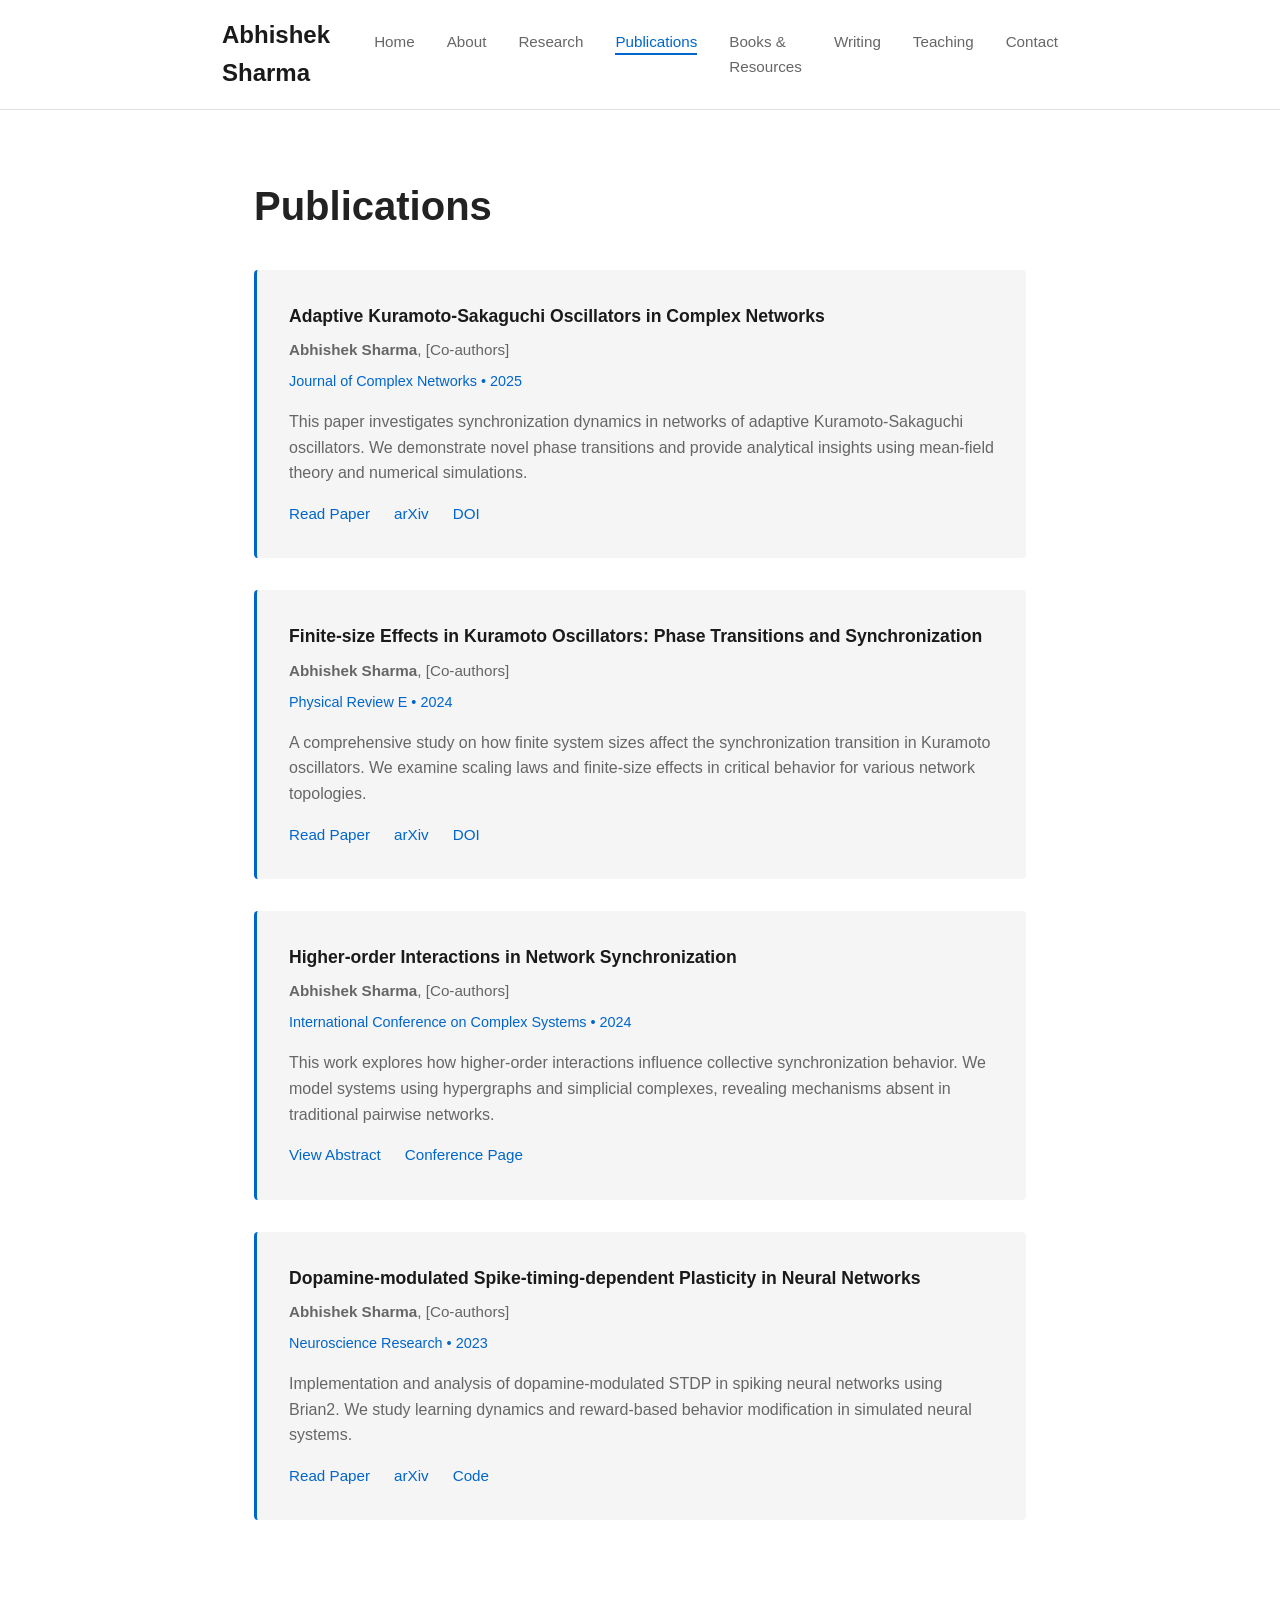
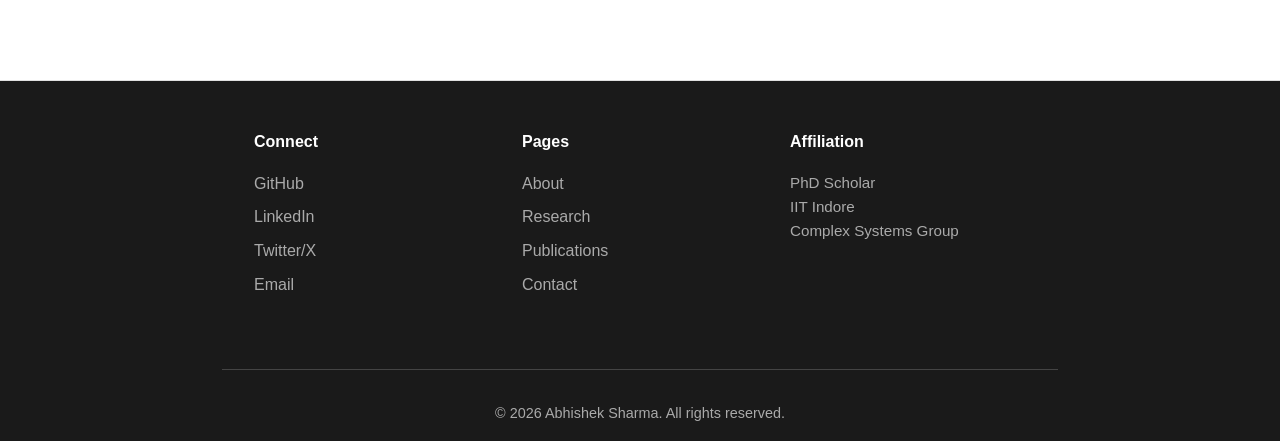
<file: publications.html>
<!DOCTYPE html>
<html lang="en">
<head>
    <meta charset="UTF-8">
    <meta name="viewport" content="width=device-width, initial-scale=1.0">
    <title>Publications - Abhishek Sharma</title>
    <link rel="stylesheet" href="styles.css">
</head>
<body>

<nav class="navbar">
    <div class="nav-wrapper">
        <div class="nav-brand">
            <a href="index.html">Abhishek Sharma</a>
        </div>
        <ul class="nav-menu">
            <li><a href="index.html">Home</a></li>
            <li><a href="about.html">About</a></li>
            <li><a href="research.html">Research</a></li>
            <li><a href="publications.html" class="active">Publications</a></li>
            <li><a href="books.html">Books & Resources</a></li>
            <li><a href="writing.html">Writing</a></li>
            <li><a href="teaching.html">Teaching</a></li>
            <li><a href="contact.html">Contact</a></li>
        </ul>
    </div>
</nav>

<main>
    <article class="page-content">
        <div class="container">
            <h1>Publications</h1>

            <section class="publication-list">
                <article class="publication">
                    <h3>Adaptive Kuramoto-Sakaguchi Oscillators in Complex Networks</h3>
                    <p class="pub-authors"><strong>Abhishek Sharma</strong>, [Co-authors]</p>
                    <p class="pub-meta">
                        <span class="journal">Journal of Complex Networks</span> • <span class="year">2025</span>
                    </p>
                    <p>
                        This paper investigates synchronization dynamics in networks of adaptive Kuramoto-Sakaguchi 
                        oscillators. We demonstrate novel phase transitions and provide analytical insights using 
                        mean-field theory and numerical simulations.
                    </p>
                    <div class="pub-links">
                        <a href="#" class="pub-link">Read Paper</a>
                        <a href="#" class="pub-link">arXiv</a>
                        <a href="#" class="pub-link">DOI</a>
                    </div>
                </article>

                <article class="publication">
                    <h3>Finite-size Effects in Kuramoto Oscillators: Phase Transitions and Synchronization</h3>
                    <p class="pub-authors"><strong>Abhishek Sharma</strong>, [Co-authors]</p>
                    <p class="pub-meta">
                        <span class="journal">Physical Review E</span> • <span class="year">2024</span>
                    </p>
                    <p>
                        A comprehensive study on how finite system sizes affect the synchronization transition 
                        in Kuramoto oscillators. We examine scaling laws and finite-size effects in critical behavior 
                        for various network topologies.
                    </p>
                    <div class="pub-links">
                        <a href="#" class="pub-link">Read Paper</a>
                        <a href="#" class="pub-link">arXiv</a>
                        <a href="#" class="pub-link">DOI</a>
                    </div>
                </article>

                <article class="publication">
                    <h3>Higher-order Interactions in Network Synchronization</h3>
                    <p class="pub-authors"><strong>Abhishek Sharma</strong>, [Co-authors]</p>
                    <p class="pub-meta">
                        <span class="journal">International Conference on Complex Systems</span> • <span class="year">2024</span>
                    </p>
                    <p>
                        This work explores how higher-order interactions influence collective synchronization 
                        behavior. We model systems using hypergraphs and simplicial complexes, revealing mechanisms 
                        absent in traditional pairwise networks.
                    </p>
                    <div class="pub-links">
                        <a href="#" class="pub-link">View Abstract</a>
                        <a href="#" class="pub-link">Conference Page</a>
                    </div>
                </article>

                <article class="publication">
                    <h3>Dopamine-modulated Spike-timing-dependent Plasticity in Neural Networks</h3>
                    <p class="pub-authors"><strong>Abhishek Sharma</strong>, [Co-authors]</p>
                    <p class="pub-meta">
                        <span class="journal">Neuroscience Research</span> • <span class="year">2023</span>
                    </p>
                    <p>
                        Implementation and analysis of dopamine-modulated STDP in spiking neural networks using Brian2. 
                        We study learning dynamics and reward-based behavior modification in simulated neural systems.
                    </p>
                    <div class="pub-links">
                        <a href="#" class="pub-link">Read Paper</a>
                        <a href="#" class="pub-link">arXiv</a>
                        <a href="#" class="pub-link">Code</a>
                    </div>
                </article>
            </section>
        </div>
    </article>
</main>

<footer class="footer">
    <div class="container">
        <div class="footer-content">
            <div class="footer-section">
                <h4>Connect</h4>
                <ul>
                    <li><a href="https://github.com/AB4121" target="_blank">GitHub</a></li>
                    <li><a href="https://linkedin.com" target="_blank">LinkedIn</a></li>
                    <li><a href="https://twitter.com" target="_blank">Twitter/X</a></li>
                    <li><a href="mailto:abhishek1intel@gmail.com">Email</a></li>
                </ul>
            </div>
            <div class="footer-section">
                <h4>Pages</h4>
                <ul>
                    <li><a href="about.html">About</a></li>
                    <li><a href="research.html">Research</a></li>
                    <li><a href="publications.html">Publications</a></li>
                    <li><a href="contact.html">Contact</a></li>
                </ul>
            </div>
            <div class="footer-section">
                <h4>Affiliation</h4>
                <p>PhD Scholar<br>IIT Indore<br>Complex Systems Group</p>
            </div>
        </div>
        <div class="footer-bottom">
            <p>&copy; 2026 Abhishek Sharma. All rights reserved.</p>
        </div>
    </div>
</footer>

<style>
    .page-content {
        max-width: 900px;
        margin: 0 auto;
        padding: 4rem 2rem;
    }

    .page-content h1 {
        font-size: 2.5rem;
        margin-bottom: 2rem;
    }

    .publication-list {
        margin: 2rem 0;
    }

    .publication {
        padding: 2rem;
        background: var(--light-bg);
        border-left: 3px solid var(--accent);
        margin-bottom: 2rem;
        border-radius: 4px;
    }

    .publication h3 {
        color: var(--primary);
        margin-bottom: 0.5rem;
        font-size: 1.1rem;
    }

    .pub-authors {
        color: var(--text-light);
        font-size: 0.95rem;
        margin-bottom: 0.5rem;
    }

    .pub-meta {
        color: var(--accent);
        font-size: 0.9rem;
        margin-bottom: 1rem;
        font-weight: 500;
    }

    .publication p:last-of-type {
        color: var(--text-light);
        line-height: 1.6;
        margin: 1rem 0;
    }

    .pub-links {
        display: flex;
        gap: 1.5rem;
        margin-top: 1rem;
    }

    .pub-link {
        color: var(--accent);
        text-decoration: none;
        font-weight: 500;
        font-size: 0.95rem;
        transition: color 0.3s ease;
    }

    .pub-link:hover {
        color: var(--accent-dark);
        text-decoration: underline;
    }
</style>

<script src="script.js"></script>
</body>
</html>
</file>
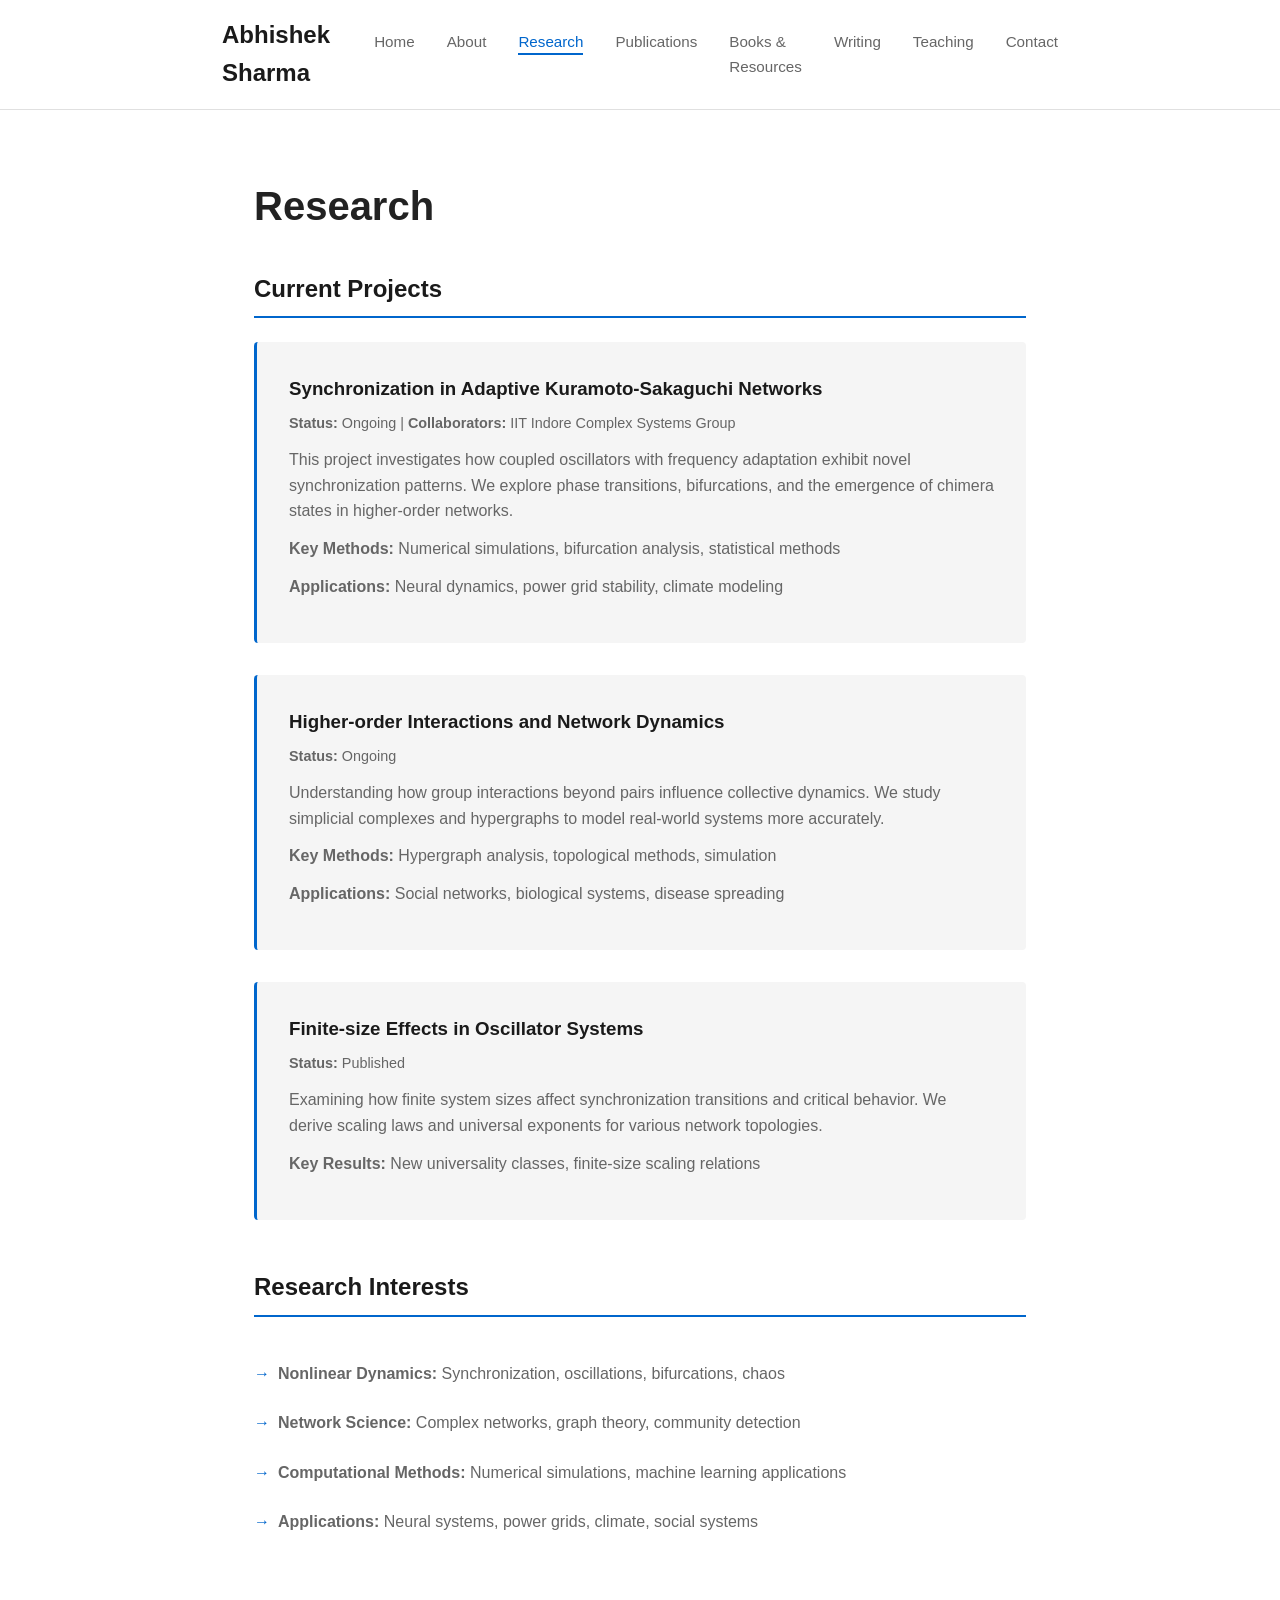
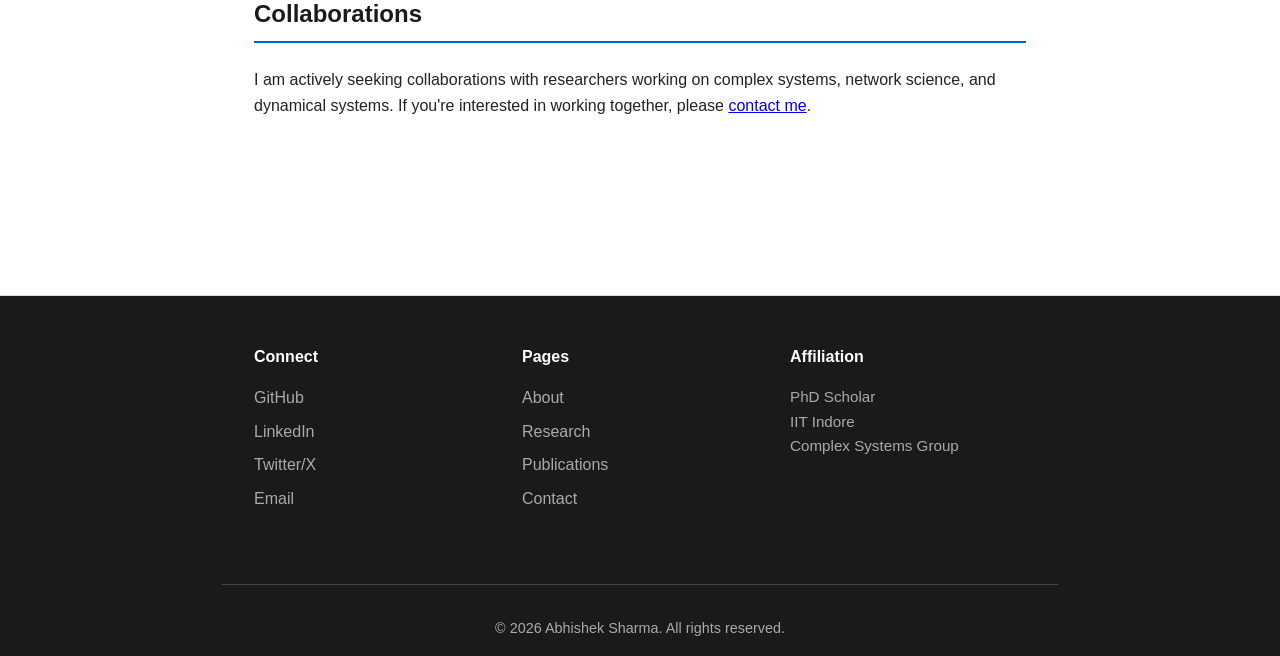
<file: research.html>
<!DOCTYPE html>
<html lang="en">
<head>
    <meta charset="UTF-8">
    <meta name="viewport" content="width=device-width, initial-scale=1.0">
    <title>Research - Abhishek Sharma</title>
    <link rel="stylesheet" href="styles.css">
</head>
<body>

<nav class="navbar">
    <div class="nav-wrapper">
        <div class="nav-brand">
            <a href="index.html">Abhishek Sharma</a>
        </div>
        <ul class="nav-menu">
            <li><a href="index.html">Home</a></li>
            <li><a href="about.html">About</a></li>
            <li><a href="research.html" class="active">Research</a></li>
            <li><a href="publications.html">Publications</a></li>
            <li><a href="books.html">Books & Resources</a></li>
            <li><a href="writing.html">Writing</a></li>
            <li><a href="teaching.html">Teaching</a></li>
            <li><a href="contact.html">Contact</a></li>
        </ul>
    </div>
</nav>

<main>
    <article class="page-content">
        <div class="container">
            <h1>Research</h1>

            <section class="research-section">
                <h2>Current Projects</h2>

                <div class="project-card">
                    <h3>Synchronization in Adaptive Kuramoto-Sakaguchi Networks</h3>
                    <p class="project-meta">
                        <strong>Status:</strong> Ongoing | <strong>Collaborators:</strong> IIT Indore Complex Systems Group
                    </p>
                    <p>
                        This project investigates how coupled oscillators with frequency adaptation exhibit novel 
                        synchronization patterns. We explore phase transitions, bifurcations, and the emergence of 
                        chimera states in higher-order networks.
                    </p>
                    <p><strong>Key Methods:</strong> Numerical simulations, bifurcation analysis, statistical methods</p>
                    <p><strong>Applications:</strong> Neural dynamics, power grid stability, climate modeling</p>
                </div>

                <div class="project-card">
                    <h3>Higher-order Interactions and Network Dynamics</h3>
                    <p class="project-meta">
                        <strong>Status:</strong> Ongoing
                    </p>
                    <p>
                        Understanding how group interactions beyond pairs influence collective dynamics. 
                        We study simplicial complexes and hypergraphs to model real-world systems more accurately.
                    </p>
                    <p><strong>Key Methods:</strong> Hypergraph analysis, topological methods, simulation</p>
                    <p><strong>Applications:</strong> Social networks, biological systems, disease spreading</p>
                </div>

                <div class="project-card">
                    <h3>Finite-size Effects in Oscillator Systems</h3>
                    <p class="project-meta">
                        <strong>Status:</strong> Published
                    </p>
                    <p>
                        Examining how finite system sizes affect synchronization transitions and critical behavior. 
                        We derive scaling laws and universal exponents for various network topologies.
                    </p>
                    <p><strong>Key Results:</strong> New universality classes, finite-size scaling relations</p>
                </div>
            </section>

            <section class="research-section">
                <h2>Research Interests</h2>
                <ul class="interests-list">
                    <li><strong>Nonlinear Dynamics:</strong> Synchronization, oscillations, bifurcations, chaos</li>
                    <li><strong>Network Science:</strong> Complex networks, graph theory, community detection</li>
                    <li><strong>Computational Methods:</strong> Numerical simulations, machine learning applications</li>
                    <li><strong>Applications:</strong> Neural systems, power grids, climate, social systems</li>
                </ul>
            </section>

            <section class="research-section">
                <h2>Collaborations</h2>
                <p>
                    I am actively seeking collaborations with researchers working on complex systems, 
                    network science, and dynamical systems. If you're interested in working together, 
                    please <a href="contact.html">contact me</a>.
                </p>
            </section>
        </div>
    </article>
</main>

<footer class="footer">
    <div class="container">
        <div class="footer-content">
            <div class="footer-section">
                <h4>Connect</h4>
                <ul>
                    <li><a href="https://github.com/AB4121" target="_blank">GitHub</a></li>
                    <li><a href="https://linkedin.com" target="_blank">LinkedIn</a></li>
                    <li><a href="https://twitter.com" target="_blank">Twitter/X</a></li>
                    <li><a href="mailto:abhishek1intel@gmail.com">Email</a></li>
                </ul>
            </div>
            <div class="footer-section">
                <h4>Pages</h4>
                <ul>
                    <li><a href="about.html">About</a></li>
                    <li><a href="research.html">Research</a></li>
                    <li><a href="publications.html">Publications</a></li>
                    <li><a href="contact.html">Contact</a></li>
                </ul>
            </div>
            <div class="footer-section">
                <h4>Affiliation</h4>
                <p>PhD Scholar<br>IIT Indore<br>Complex Systems Group</p>
            </div>
        </div>
        <div class="footer-bottom">
            <p>&copy; 2026 Abhishek Sharma. All rights reserved.</p>
        </div>
    </div>
</footer>

<style>
    .page-content {
        max-width: 900px;
        margin: 0 auto;
        padding: 4rem 2rem;
    }

    .page-content h1 {
        font-size: 2.5rem;
        margin-bottom: 2rem;
    }

    .research-section {
        margin-bottom: 3rem;
    }

    .research-section h2 {
        font-size: 1.5rem;
        margin-bottom: 1.5rem;
        color: var(--primary);
        border-bottom: 2px solid var(--accent);
        padding-bottom: 0.5rem;
    }

    .project-card {
        background: var(--light-bg);
        padding: 2rem;
        border-left: 3px solid var(--accent);
        margin-bottom: 2rem;
        border-radius: 4px;
    }

    .project-card h3 {
        color: var(--primary);
        margin-bottom: 0.5rem;
    }

    .project-meta {
        color: var(--text-light);
        font-size: 0.9rem;
        margin-bottom: 1rem;
    }

    .project-card p {
        color: var(--text-light);
        margin-bottom: 0.75rem;
        line-height: 1.6;
    }

    .interests-list {
        list-style: none;
        margin: 2rem 0;
    }

    .interests-list li {
        padding: 0.75rem 0;
        padding-left: 1.5rem;
        position: relative;
        color: var(--text-light);
        line-height: 1.6;
    }

    .interests-list li::before {
        content: '→';
        position: absolute;
        left: 0;
        color: var(--accent);
        font-weight: bold;
    }
</style>

<script src="script.js"></script>
</body>
</html>
</file>
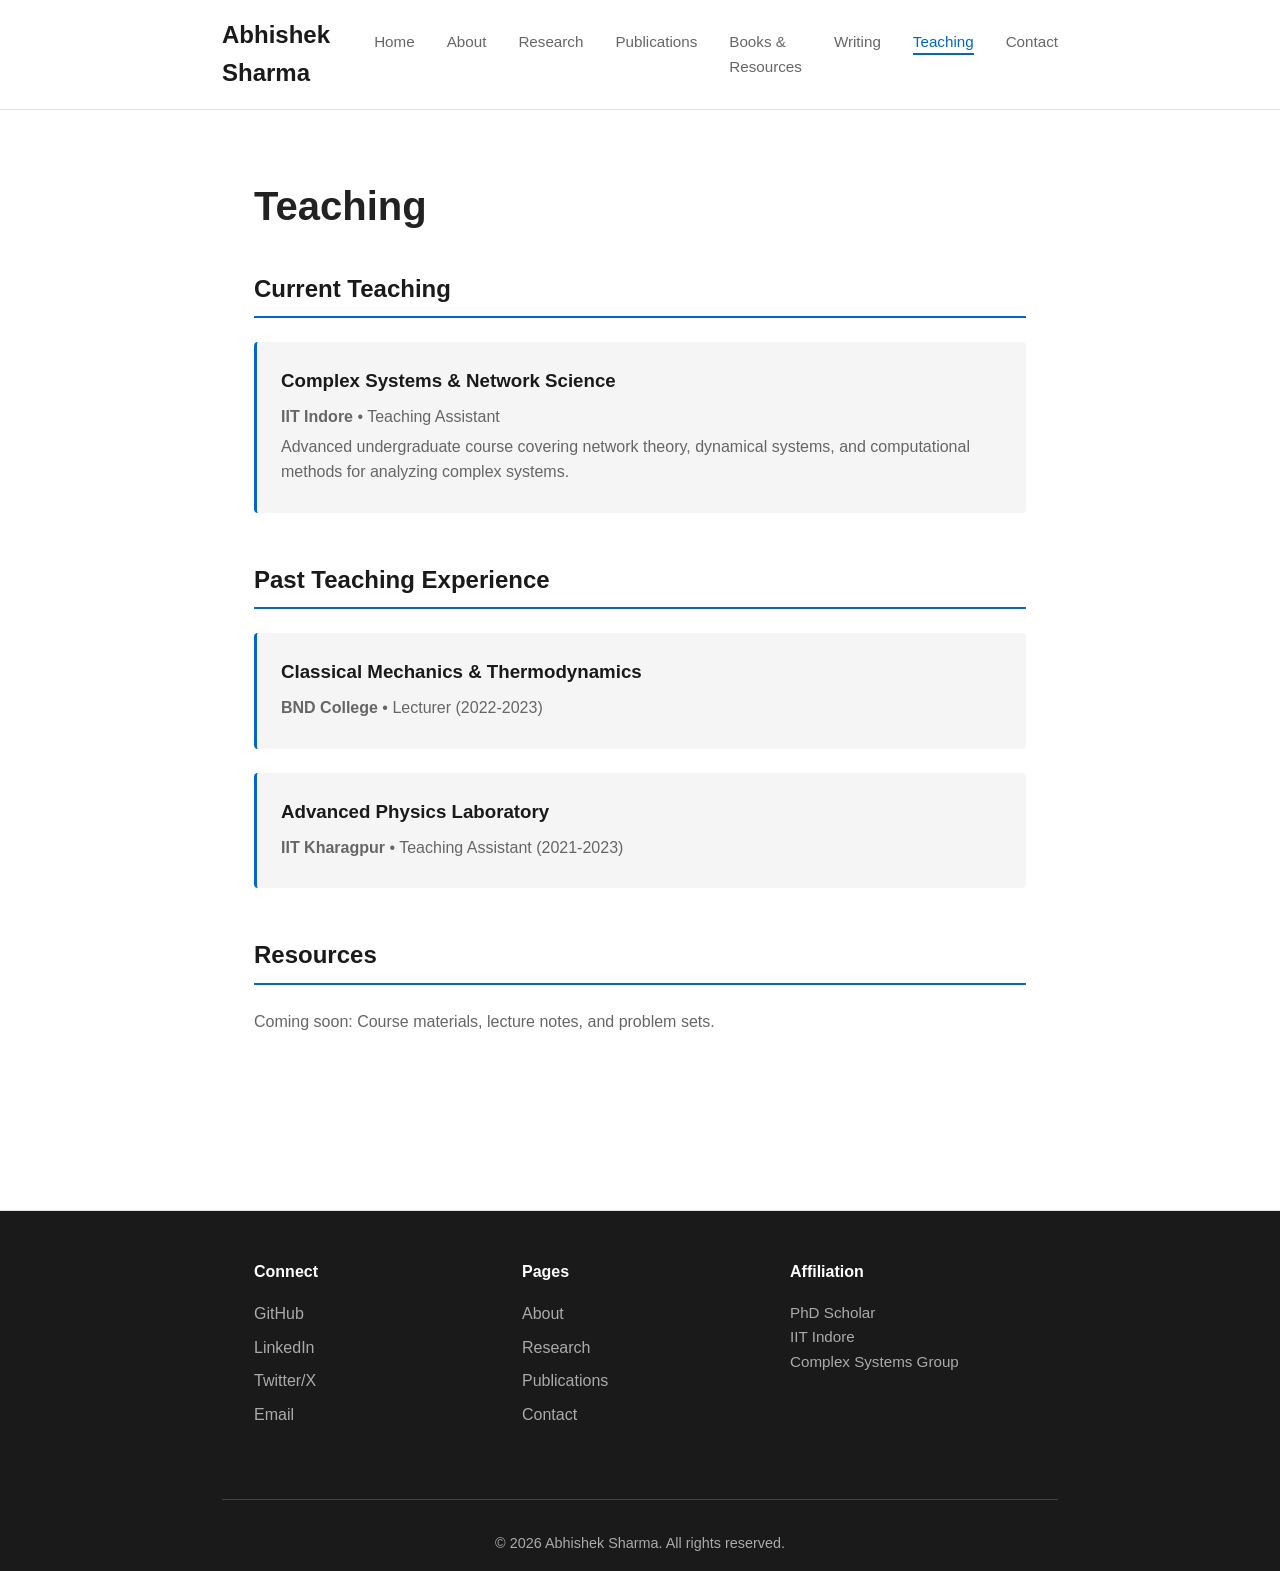
<file: teaching.html>
<!DOCTYPE html>
<html lang="en">
<head>
    <meta charset="UTF-8">
    <meta name="viewport" content="width=device-width, initial-scale=1.0">
    <title>Teaching - Abhishek Sharma</title>
    <link rel="stylesheet" href="styles.css">
</head>
<body>

<nav class="navbar">
    <div class="nav-wrapper">
        <div class="nav-brand">
            <a href="index.html">Abhishek Sharma</a>
        </div>
        <ul class="nav-menu">
            <li><a href="index.html">Home</a></li>
            <li><a href="about.html">About</a></li>
            <li><a href="research.html">Research</a></li>
            <li><a href="publications.html">Publications</a></li>
            <li><a href="books.html">Books & Resources</a></li>
            <li><a href="writing.html">Writing</a></li>
            <li><a href="teaching.html" class="active">Teaching</a></li>
            <li><a href="contact.html">Contact</a></li>
        </ul>
    </div>
</nav>

<main>
    <article class="page-content">
        <div class="container">
            <h1>Teaching</h1>

            <section class="teaching-section">
                <h2>Current Teaching</h2>
                <div class="course">
                    <h3>Complex Systems & Network Science</h3>
                    <p><strong>IIT Indore</strong> • Teaching Assistant</p>
                    <p>
                        Advanced undergraduate course covering network theory, dynamical systems, 
                        and computational methods for analyzing complex systems.
                    </p>
                </div>
            </section>

            <section class="teaching-section">
                <h2>Past Teaching Experience</h2>
                <div class="course">
                    <h3>Classical Mechanics & Thermodynamics</h3>
                    <p><strong>BND College</strong> • Lecturer (2022-2023)</p>
                </div>
                <div class="course">
                    <h3>Advanced Physics Laboratory</h3>
                    <p><strong>IIT Kharagpur</strong> • Teaching Assistant (2021-2023)</p>
                </div>
            </section>

            <section class="teaching-section">
                <h2>Resources</h2>
                <p>Coming soon: Course materials, lecture notes, and problem sets.</p>
            </section>
        </div>
    </article>
</main>

<footer class="footer">
    <div class="container">
        <div class="footer-content">
            <div class="footer-section">
                <h4>Connect</h4>
                <ul>
                    <li><a href="https://github.com/AB4121" target="_blank">GitHub</a></li>
                    <li><a href="https://linkedin.com" target="_blank">LinkedIn</a></li>
                    <li><a href="https://twitter.com" target="_blank">Twitter/X</a></li>
                    <li><a href="mailto:abhishek1intel@gmail.com">Email</a></li>
                </ul>
            </div>
            <div class="footer-section">
                <h4>Pages</h4>
                <ul>
                    <li><a href="about.html">About</a></li>
                    <li><a href="research.html">Research</a></li>
                    <li><a href="publications.html">Publications</a></li>
                    <li><a href="contact.html">Contact</a></li>
                </ul>
            </div>
            <div class="footer-section">
                <h4>Affiliation</h4>
                <p>PhD Scholar<br>IIT Indore<br>Complex Systems Group</p>
            </div>
        </div>
        <div class="footer-bottom">
            <p>&copy; 2026 Abhishek Sharma. All rights reserved.</p>
        </div>
    </div>
</footer>

<style>
    .page-content {
        max-width: 900px;
        margin: 0 auto;
        padding: 4rem 2rem;
    }

    .page-content h1 {
        font-size: 2.5rem;
        margin-bottom: 2rem;
    }

    .teaching-section {
        margin-bottom: 3rem;
    }

    .teaching-section h2 {
        font-size: 1.5rem;
        margin-bottom: 1.5rem;
        color: var(--primary);
        border-bottom: 2px solid var(--accent);
        padding-bottom: 0.5rem;
    }

    .course {
        padding: 1.5rem;
        background: var(--light-bg);
        border-left: 3px solid var(--accent);
        margin-bottom: 1.5rem;
        border-radius: 4px;
    }

    .course h3 {
        color: var(--primary);
        margin-bottom: 0.5rem;
    }

    .course p {
        color: var(--text-light);
        margin: 0.25rem 0;
    }

    .teaching-section > p {
        color: var(--text-light);
        line-height: 1.6;
    }
</style>

<script src="script.js"></script>
</body>
</html>
</file>
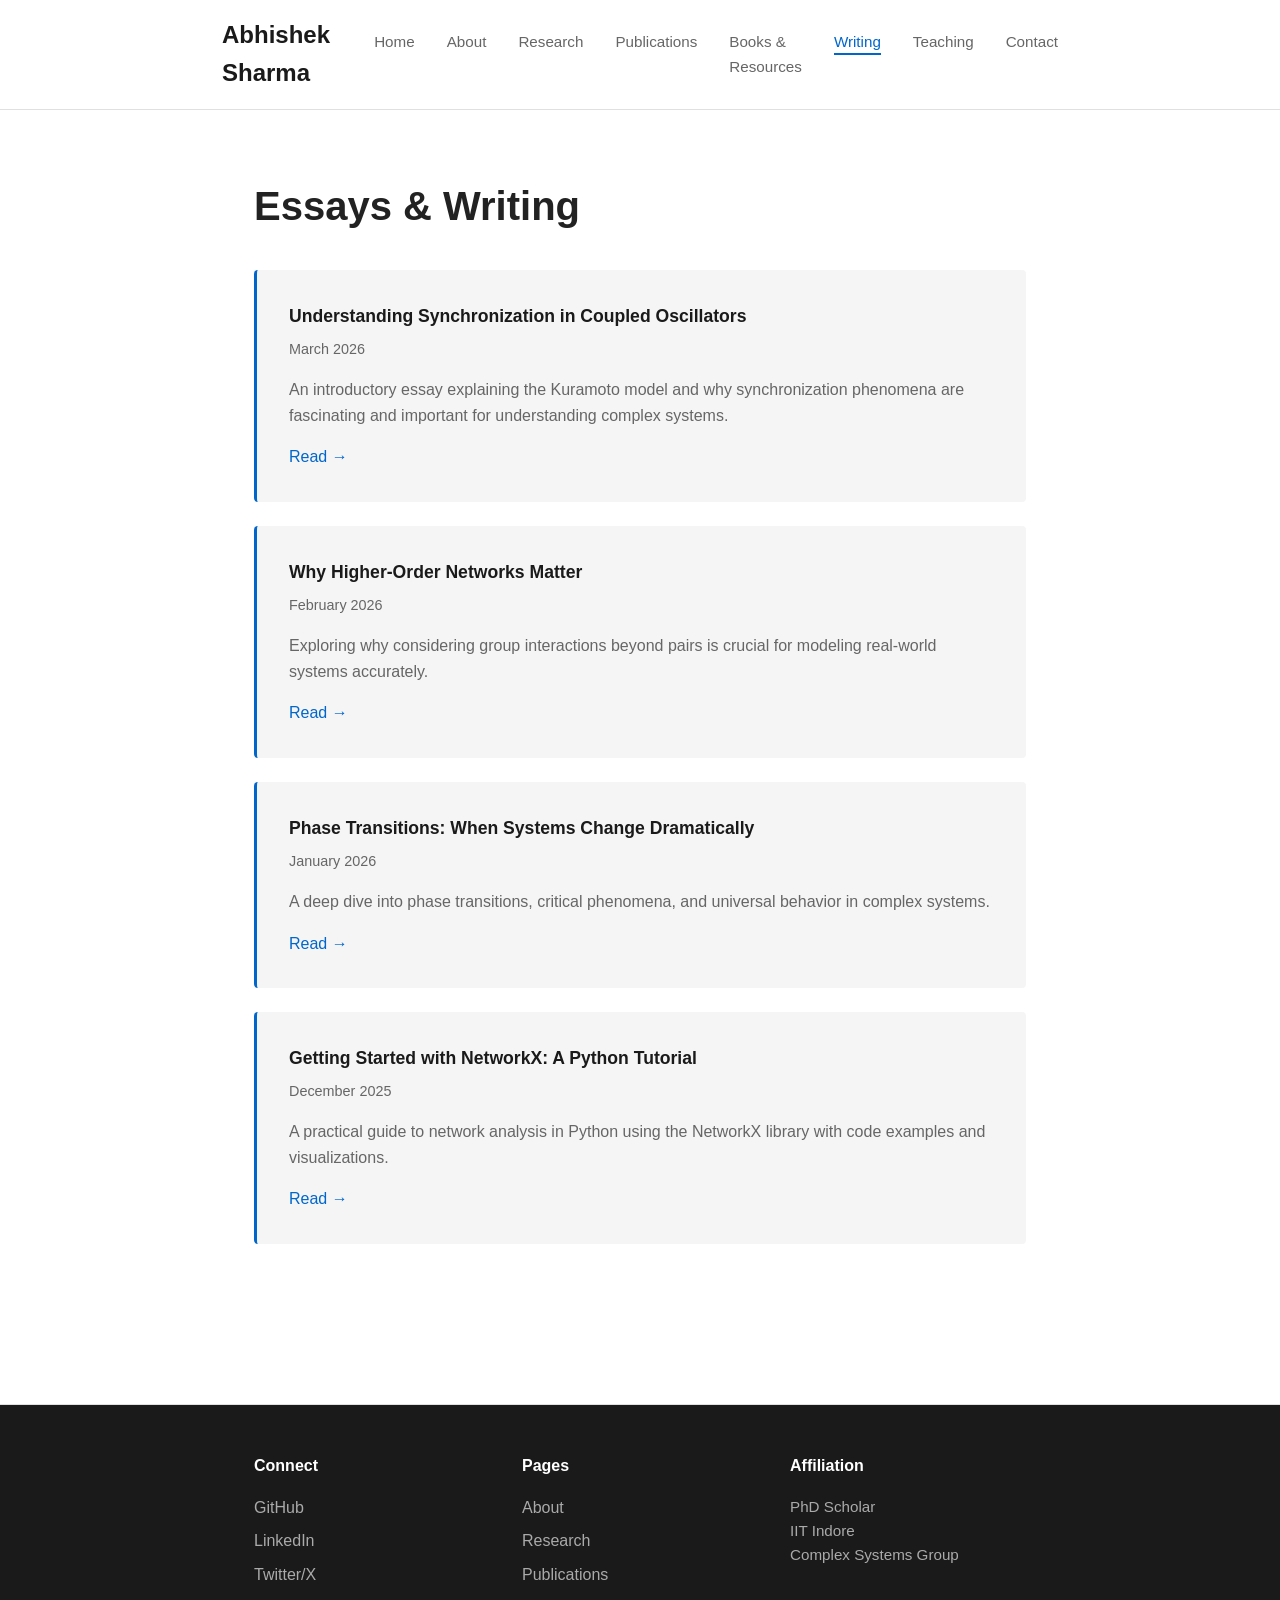
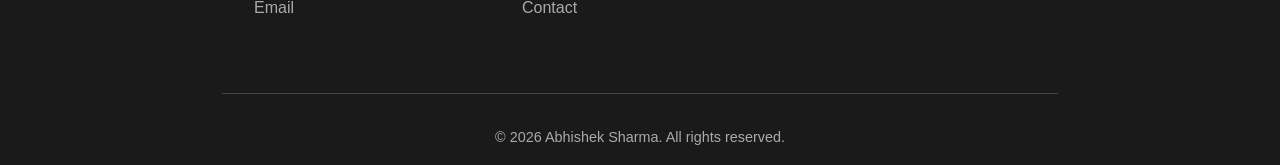
<file: writing.html>
<!DOCTYPE html>
<html lang="en">
<head>
    <meta charset="UTF-8">
    <meta name="viewport" content="width=device-width, initial-scale=1.0">
    <title>Writing - Abhishek Sharma</title>
    <link rel="stylesheet" href="styles.css">
</head>
<body>

<nav class="navbar">
    <div class="nav-wrapper">
        <div class="nav-brand">
            <a href="index.html">Abhishek Sharma</a>
        </div>
        <ul class="nav-menu">
            <li><a href="index.html">Home</a></li>
            <li><a href="about.html">About</a></li>
            <li><a href="research.html">Research</a></li>
            <li><a href="publications.html">Publications</a></li>
            <li><a href="books.html">Books & Resources</a></li>
            <li><a href="writing.html" class="active">Writing</a></li>
            <li><a href="teaching.html">Teaching</a></li>
            <li><a href="contact.html">Contact</a></li>
        </ul>
    </div>
</nav>

<main>
    <article class="page-content">
        <div class="container">
            <h1>Essays & Writing</h1>

            <section class="essays-list">
                <article class="essay-item">
                    <h3>Understanding Synchronization in Coupled Oscillators</h3>
                    <p class="essay-meta"><time>March 2026</time></p>
                    <p>
                        An introductory essay explaining the Kuramoto model and why synchronization phenomena 
                        are fascinating and important for understanding complex systems.
                    </p>
                    <a href="#" class="link-arrow">Read →</a>
                </article>

                <article class="essay-item">
                    <h3>Why Higher-Order Networks Matter</h3>
                    <p class="essay-meta"><time>February 2026</time></p>
                    <p>
                        Exploring why considering group interactions beyond pairs is crucial for modeling 
                        real-world systems accurately.
                    </p>
                    <a href="#" class="link-arrow">Read →</a>
                </article>

                <article class="essay-item">
                    <h3>Phase Transitions: When Systems Change Dramatically</h3>
                    <p class="essay-meta"><time>January 2026</time></p>
                    <p>
                        A deep dive into phase transitions, critical phenomena, and universal behavior in complex systems.
                    </p>
                    <a href="#" class="link-arrow">Read →</a>
                </article>

                <article class="essay-item">
                    <h3>Getting Started with NetworkX: A Python Tutorial</h3>
                    <p class="essay-meta"><time>December 2025</time></p>
                    <p>
                        A practical guide to network analysis in Python using the NetworkX library with code examples 
                        and visualizations.
                    </p>
                    <a href="#" class="link-arrow">Read →</a>
                </article>
            </section>
        </div>
    </article>
</main>

<footer class="footer">
    <div class="container">
        <div class="footer-content">
            <div class="footer-section">
                <h4>Connect</h4>
                <ul>
                    <li><a href="https://github.com/AB4121" target="_blank">GitHub</a></li>
                    <li><a href="https://linkedin.com" target="_blank">LinkedIn</a></li>
                    <li><a href="https://twitter.com" target="_blank">Twitter/X</a></li>
                    <li><a href="mailto:abhishek1intel@gmail.com">Email</a></li>
                </ul>
            </div>
            <div class="footer-section">
                <h4>Pages</h4>
                <ul>
                    <li><a href="about.html">About</a></li>
                    <li><a href="research.html">Research</a></li>
                    <li><a href="publications.html">Publications</a></li>
                    <li><a href="contact.html">Contact</a></li>
                </ul>
            </div>
            <div class="footer-section">
                <h4>Affiliation</h4>
                <p>PhD Scholar<br>IIT Indore<br>Complex Systems Group</p>
            </div>
        </div>
        <div class="footer-bottom">
            <p>&copy; 2026 Abhishek Sharma. All rights reserved.</p>
        </div>
    </div>
</footer>

<style>
    .page-content {
        max-width: 900px;
        margin: 0 auto;
        padding: 4rem 2rem;
    }

    .page-content h1 {
        font-size: 2.5rem;
        margin-bottom: 2rem;
    }

    .essays-list {
        margin: 2rem 0;
    }

    .essay-item {
        padding: 2rem;
        background: var(--light-bg);
        border-left: 3px solid var(--accent);
        margin-bottom: 1.5rem;
        border-radius: 4px;
        transition: box-shadow 0.3s ease;
    }

    .essay-item:hover {
        box-shadow: 0 2px 8px rgba(0, 0, 0, 0.1);
    }

    .essay-item h3 {
        color: var(--primary);
        margin-bottom: 0.5rem;
        font-size: 1.1rem;
    }

    .essay-meta {
        color: var(--text-light);
        font-size: 0.9rem;
        margin-bottom: 1rem;
    }

    .essay-item p {
        color: var(--text-light);
        margin-bottom: 1rem;
        line-height: 1.6;
    }

    .link-arrow {
        color: var(--accent);
        text-decoration: none;
        font-weight: 500;
    }

    .link-arrow:hover {
        text-decoration: underline;
    }
</style>

<script src="script.js"></script>
</body>
</html>
</file>
<file: styles.css>
/* ===== RESET & BASICS ===== */
* {
    margin: 0;
    padding: 0;
    box-sizing: border-box;
}

:root {
    --primary: #1a1a1a;
    --secondary: #333333;
    --accent: #0066cc;
    --accent-dark: #0052a3;
    --bg: #ffffff;
    --text: #222222;
    --text-light: #666666;
    --border: #e0e0e0;
    --light-bg: #f5f5f5;
}

body {
    font-family: -apple-system, BlinkMacSystemFont, 'Segoe UI', 'Helvetica Neue', sans-serif;
    line-height: 1.6;
    color: var(--text);
    background: var(--bg);
}

/* ===== CONTAINER ===== */
.container {
    max-width: 900px;
    margin: 0 auto;
    padding: 0 2rem;
}

/* ===== NAVIGATION ===== */
.navbar {
    background: white;
    border-bottom: 1px solid var(--border);
    position: sticky;
    top: 0;
    z-index: 100;
    padding: 1rem 0;
}

.nav-wrapper {
    max-width: 900px;
    margin: 0 auto;
    padding: 0 2rem;
    display: flex;
    justify-content: space-between;
    align-items: center;
}

.nav-brand a {
    font-size: 1.5rem;
    font-weight: 600;
    color: var(--primary);
    text-decoration: none;
}

.nav-menu {
    display: flex;
    list-style: none;
    gap: 2rem;
}

.nav-menu a {
    text-decoration: none;
    color: var(--text-light);
    font-size: 0.95rem;
    transition: color 0.3s ease;
    position: relative;
}

.nav-menu a:hover,
.nav-menu a.active {
    color: var(--accent);
}

.nav-menu a.active::after {
    content: '';
    position: absolute;
    bottom: -5px;
    left: 0;
    width: 100%;
    height: 2px;
    background: var(--accent);
}

/* ===== HERO SECTION ===== */
.hero {
    padding: 4rem 0 3rem;
    border-bottom: 1px solid var(--border);
}

.hero-content {
    max-width: 900px;
    margin: 0 auto;
    padding: 0 2rem;
    display: grid;
    grid-template-columns: 1fr 1fr;
    gap: 3rem;
    align-items: center;
}

.hero-text h1 {
    font-size: 2.5rem;
    font-weight: 700;
    margin-bottom: 0.5rem;
    line-height: 1.2;
}

.subtitle {
    font-size: 1.3rem;
    color: var(--accent);
    font-weight: 500;
    margin-bottom: 1rem;
}

.tagline {
    font-size: 1.1rem;
    color: var(--text-light);
    line-height: 1.6;
}

.profile-pic {
    width: 100%;
    max-width: 350px;
    border-radius: 8px;
    object-fit: cover;
    aspect-ratio: 1;
}

/* ===== FEATURED SECTION ===== */
.featured {
    padding: 4rem 0;
    background: var(--light-bg);
}

.featured h2,
.about-preview h2,
.news h2,
.quick-links h2 {
    font-size: 2rem;
    margin-bottom: 2rem;
    font-weight: 600;
}

.featured-grid {
    display: grid;
    grid-template-columns: repeat(auto-fit, minmax(280px, 1fr));
    gap: 2rem;
}

.featured-item {
    background: white;
    padding: 2rem;
    border-radius: 8px;
    border: 1px solid var(--border);
    transition: box-shadow 0.3s ease;
}

.featured-item:hover {
    box-shadow: 0 4px 12px rgba(0, 0, 0, 0.1);
}

.featured-item h3 {
    font-size: 1.2rem;
    margin-bottom: 1rem;
    color: var(--primary);
}

.featured-item p {
    color: var(--text-light);
    margin-bottom: 1.5rem;
    line-height: 1.6;
}

.link-arrow {
    color: var(--accent);
    text-decoration: none;
    font-weight: 500;
    transition: all 0.3s ease;
}

.link-arrow:hover {
    color: var(--accent-dark);
    margin-right: 5px;
}

/* ===== ABOUT PREVIEW ===== */
.about-preview {
    padding: 4rem 0;
    border-bottom: 1px solid var(--border);
}

.about-preview p {
    font-size: 1.05rem;
    line-height: 1.8;
    color: var(--text-light);
    margin-bottom: 1.5rem;
}

/* ===== NEWS SECTION ===== */
.news {
    padding: 4rem 0;
    background: var(--light-bg);
}

.news-grid {
    display: grid;
    grid-template-columns: repeat(auto-fit, minmax(250px, 1fr));
    gap: 2rem;
    margin-bottom: 2rem;
}

.news-item {
    background: white;
    padding: 2rem;
    border-radius: 8px;
    border-left: 3px solid var(--accent);
}

.news-item time {
    display: block;
    color: var(--accent);
    font-size: 0.9rem;
    font-weight: 600;
    margin-bottom: 0.5rem;
}

.news-item h3 {
    font-size: 1.1rem;
    margin-bottom: 0.5rem;
    color: var(--primary);
}

.news-item p {
    color: var(--text-light);
    font-size: 0.95rem;
}

/* ===== QUICK LINKS ===== */
.quick-links {
    padding: 4rem 0;
}

.links-grid {
    display: grid;
    grid-template-columns: repeat(auto-fit, minmax(220px, 1fr));
    gap: 2rem;
}

.link-card {
    text-decoration: none;
    color: inherit;
    padding: 2rem;
    border: 1px solid var(--border);
    border-radius: 8px;
    text-align: center;
    transition: all 0.3s ease;
}

.link-card:hover {
    border-color: var(--accent);
    box-shadow: 0 4px 12px rgba(0, 102, 204, 0.1);
}

.link-card .icon {
    font-size: 2.5rem;
    display: block;
    margin-bottom: 1rem;
}

.link-card h3 {
    font-size: 1.1rem;
    margin-bottom: 0.5rem;
}

.link-card p {
    color: var(--text-light);
    font-size: 0.95rem;
}

/* ===== BUTTONS ===== */
.btn-outline {
    display: inline-block;
    padding: 0.75rem 1.5rem;
    border: 1px solid var(--accent);
    color: var(--accent);
    text-decoration: none;
    border-radius: 4px;
    font-weight: 500;
    transition: all 0.3s ease;
}

.btn-outline:hover {
    background: var(--accent);
    color: white;
}

/* ===== FOOTER ===== */
.footer {
    background: var(--primary);
    color: white;
    padding: 3rem 0 1rem;
    margin-top: 4rem;
    border-top: 1px solid var(--border);
}

.footer-content {
    max-width: 900px;
    margin: 0 auto;
    padding: 0 2rem 2rem;
    display: grid;
    grid-template-columns: repeat(auto-fit, minmax(200px, 1fr));
    gap: 2rem;
    margin-bottom: 2rem;
}

.footer-section h4 {
    margin-bottom: 1rem;
    font-size: 1rem;
}

.footer-section ul {
    list-style: none;
}

.footer-section a {
    color: #aaa;
    text-decoration: none;
    display: block;
    margin-bottom: 0.5rem;
    transition: color 0.3s ease;
}

.footer-section a:hover {
    color: white;
}

.footer-section p {
    font-size: 0.95rem;
    color: #aaa;
    line-height: 1.6;
}

.footer-bottom {
    text-align: center;
    padding-top: 2rem;
    border-top: 1px solid #444;
    color: #aaa;
    font-size: 0.9rem;
}

/* ===== RESPONSIVE ===== */
@media (max-width: 768px) {
    .nav-menu {
        gap: 1rem;
        font-size: 0.85rem;
    }

    .hero-content {
        grid-template-columns: 1fr;
        gap: 2rem;
    }

    .hero-text h1 {
        font-size: 1.8rem;
    }

    .subtitle {
        font-size: 1.1rem;
    }

    .profile-pic {
        max-width: 100%;
    }

    .featured-grid,
    .news-grid,
    .links-grid {
        grid-template-columns: 1fr;
    }

    .footer-content {
        grid-template-columns: 1fr;
    }
}

@media (max-width: 600px) {
    .nav-wrapper {
        flex-direction: column;
        gap: 1rem;
    }

    .nav-menu {
        flex-wrap: wrap;
        justify-content: center;
    }

    .hero-text h1 {
        font-size: 1.5rem;
    }

    h2 {
        font-size: 1.5rem;
    }
}
</file>
